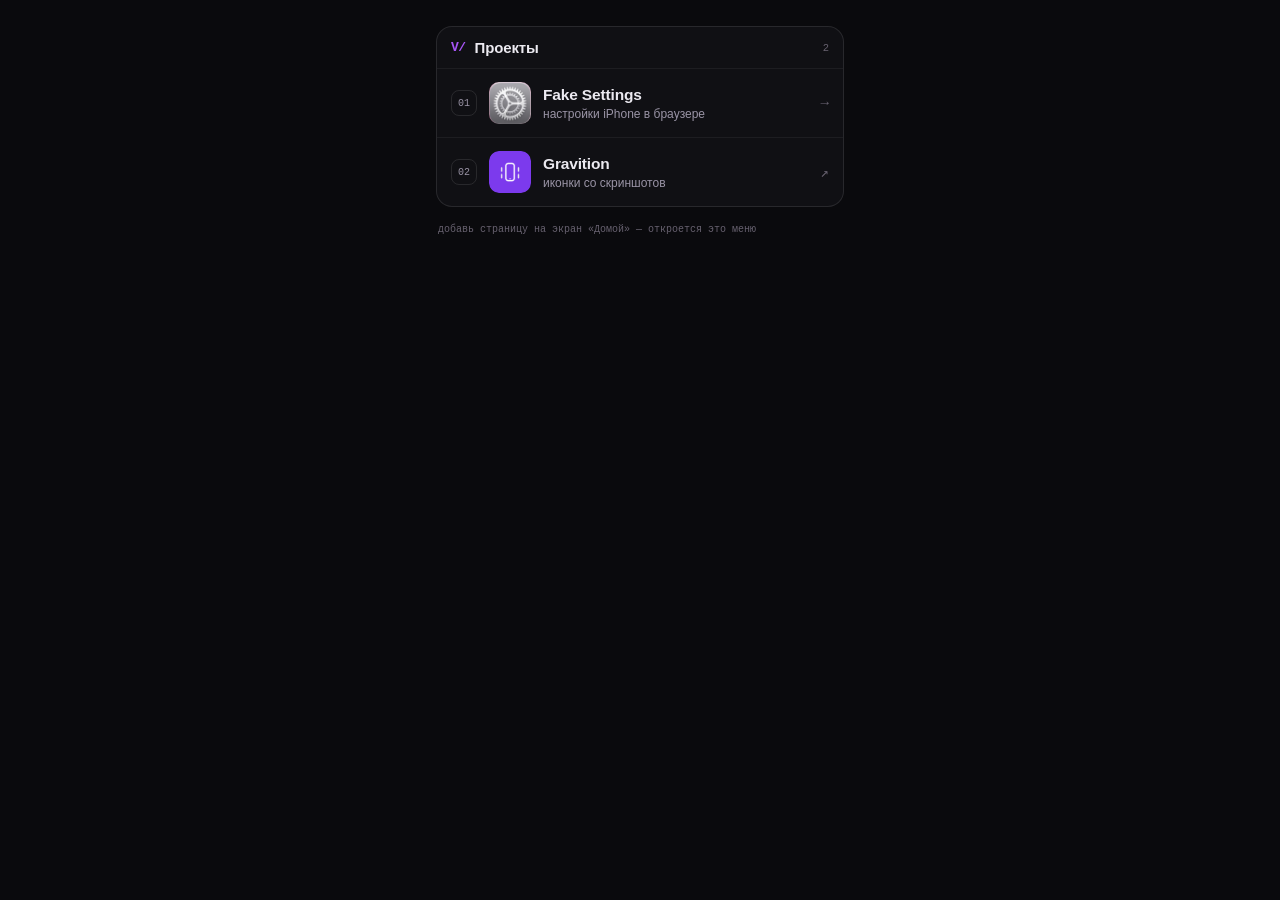
<file: index.html>
<!DOCTYPE html>
<html lang="ru">
<head>
    <meta charset="UTF-8">
    <meta name="viewport" content="width=device-width, initial-scale=1.0, maximum-scale=1.0, user-scalable=no, viewport-fit=cover">
    <meta name="apple-mobile-web-app-capable" content="yes">
    <meta name="mobile-web-app-capable" content="yes">
    <meta name="apple-mobile-web-app-status-bar-style" content="black-translucent">
    <meta name="theme-color" content="#0a0a0d">
    <meta http-equiv="Cache-Control" content="no-cache, no-store, must-revalidate">
    <title>Vo1dek — проекты</title>
    <link rel="apple-touch-icon" href="static/icon-180.png">
    <link rel="icon" href="static/wtf.gif" type="image/gif">
    <style>
        :root {
            --bg: #0a0a0d;
            --panel: #101014;
            --line: rgba(255, 255, 255, .10);
            --line-2: rgba(255, 255, 255, .055);
            --ink: #eceaf1;
            --dim: #9a94a6;
            --faint: #67616f;
            --accent: #a855f7;
            --mono: ui-monospace, "SF Mono", SFMono-Regular, Menlo, Consolas, "Liberation Mono", monospace;
            --sans: -apple-system, BlinkMacSystemFont, "SF Pro Text", "Segoe UI", Roboto, sans-serif;
        }
        * { margin: 0; padding: 0; box-sizing: border-box; -webkit-tap-highlight-color: transparent; }
        html { background: var(--bg); }
        body {
            min-height: 100vh;
            min-height: 100dvh;
            background: var(--bg);
            color: var(--ink);
            font-family: var(--sans);
            -webkit-font-smoothing: antialiased;
            display: flex;
            justify-content: center;
        }
        .wrap {
            width: 100%;
            max-width: 440px;
            padding: calc(env(safe-area-inset-top, 0px) + 26px) 16px calc(env(safe-area-inset-bottom, 0px) + 26px);
        }
        .panel {
            border: 1px solid var(--line);
            border-radius: 16px;
            overflow: hidden;
            background: var(--panel);
        }
        .panel__head {
            display: flex;
            align-items: center;
            gap: 9px;
            padding: 12px 14px;
            border-bottom: 1px solid var(--line-2);
        }
        .mark {
            font-family: var(--mono);
            font-size: 13px;
            font-weight: 600;
            letter-spacing: -.04em;
            color: var(--accent);
        }
        .ttl {
            font-size: 15px;
            font-weight: 600;
            letter-spacing: -.01em;
        }
        .cnt {
            margin-left: auto;
            font-family: var(--mono);
            font-size: 10.5px;
            color: var(--faint);
        }
        .mod {
            display: flex;
            align-items: center;
            gap: 12px;
            padding: 13px 14px;
            color: inherit;
            text-decoration: none;
        }
        .mod + .mod { border-top: 1px solid var(--line-2); }
        .mod:active { background: rgba(168, 85, 247, .08); }
        .mod__n {
            width: 26px;
            height: 26px;
            flex: 0 0 auto;
            display: grid;
            place-items: center;
            border: 1px solid var(--line);
            border-radius: 8px;
            font-family: var(--mono);
            font-size: 10px;
            color: var(--dim);
        }
        .mod__ic {
            width: 42px;
            height: 42px;
            flex: 0 0 auto;
            border-radius: 10px;
        }
        .mod__tx { flex: 1; min-width: 0; }
        .mod__tx b {
            display: block;
            font-size: 15.5px;
            font-weight: 600;
            letter-spacing: -.01em;
        }
        .mod__tx i {
            display: block;
            margin-top: 3px;
            font-style: normal;
            font-size: 12px;
            color: var(--dim);
        }
        .mod__go {
            flex: 0 0 auto;
            font-family: var(--mono);
            font-size: 14px;
            color: var(--faint);
        }
        .mod:active .mod__go { color: var(--accent); }
        .note {
            margin-top: 14px;
            padding: 0 2px;
            font-family: var(--mono);
            font-size: 10px;
            line-height: 1.7;
            color: var(--faint);
        }
    </style>
</head>
<body>
    <div class="wrap">
        <section class="panel">
            <header class="panel__head">
                <span class="mark">V/</span>
                <span class="ttl">Проекты</span>
                <span class="cnt">2</span>
            </header>

            <a class="mod" href="settings.html">
                <span class="mod__n">01</span>
                <img class="mod__ic" src="static/icon-180.png" alt="">
                <span class="mod__tx">
                    <b>Fake Settings</b>
                    <i>настройки iPhone в браузере</i>
                </span>
                <span class="mod__go">&#8594;</span>
            </a>
            <a class="mod" href="https://no-recovery.github.io/shake-icons/" target="_blank" rel="noopener">
                <span class="mod__n">02</span>
                <img class="mod__ic" src="static/gravition-180.png" alt="">
                <span class="mod__tx">
                    <b>Gravition</b>
                    <i>иконки со скриншотов</i>
                </span>
                <span class="mod__go">&#8599;</span>
            </a>
        </section>

        <p class="note">добавь страницу на экран «Домой» — откроется это меню</p>
    </div>
</body>
</html>
</file>
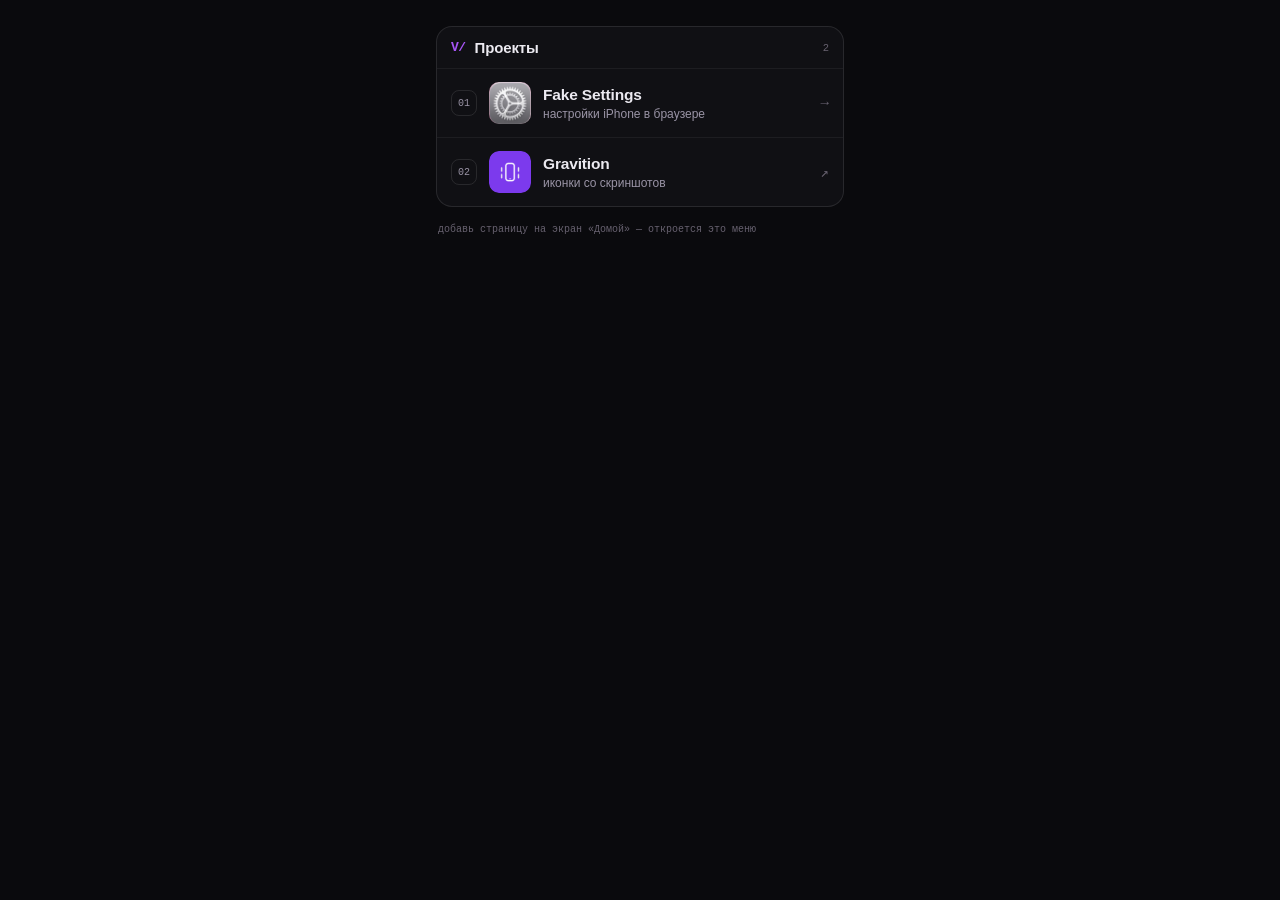
<file: templates/index.html>
<!DOCTYPE html>
<html lang="ru">
<head>
    <meta charset="UTF-8">
    <meta name="viewport" content="width=device-width, initial-scale=1.0, maximum-scale=1.0, user-scalable=no, viewport-fit=cover">
    <meta name="apple-mobile-web-app-capable" content="yes">
    <meta name="mobile-web-app-capable" content="yes">
    <meta name="apple-mobile-web-app-status-bar-style" content="black-translucent">
    <meta name="theme-color" content="#0a0a0d">
    <meta http-equiv="Cache-Control" content="no-cache, no-store, must-revalidate">
    <title>Vo1dek — проекты</title>
    <link rel="apple-touch-icon" href="/static/icon-180.png">
    <link rel="icon" href="/static/wtf.gif" type="image/gif">
    <style>
        :root {
            --bg: #0a0a0d;
            --panel: #101014;
            --line: rgba(255, 255, 255, .10);
            --line-2: rgba(255, 255, 255, .055);
            --ink: #eceaf1;
            --dim: #9a94a6;
            --faint: #67616f;
            --accent: #a855f7;
            --mono: ui-monospace, "SF Mono", SFMono-Regular, Menlo, Consolas, "Liberation Mono", monospace;
            --sans: -apple-system, BlinkMacSystemFont, "SF Pro Text", "Segoe UI", Roboto, sans-serif;
        }
        * { margin: 0; padding: 0; box-sizing: border-box; -webkit-tap-highlight-color: transparent; }
        html { background: var(--bg); }
        body {
            min-height: 100vh;
            min-height: 100dvh;
            background: var(--bg);
            color: var(--ink);
            font-family: var(--sans);
            -webkit-font-smoothing: antialiased;
            display: flex;
            justify-content: center;
        }
        .wrap {
            width: 100%;
            max-width: 440px;
            padding: calc(env(safe-area-inset-top, 0px) + 26px) 16px calc(env(safe-area-inset-bottom, 0px) + 26px);
        }
        .panel {
            border: 1px solid var(--line);
            border-radius: 16px;
            overflow: hidden;
            background: var(--panel);
        }
        .panel__head {
            display: flex;
            align-items: center;
            gap: 9px;
            padding: 12px 14px;
            border-bottom: 1px solid var(--line-2);
        }
        .mark {
            font-family: var(--mono);
            font-size: 13px;
            font-weight: 600;
            letter-spacing: -.04em;
            color: var(--accent);
        }
        .ttl {
            font-size: 15px;
            font-weight: 600;
            letter-spacing: -.01em;
        }
        .cnt {
            margin-left: auto;
            font-family: var(--mono);
            font-size: 10.5px;
            color: var(--faint);
        }
        .mod {
            display: flex;
            align-items: center;
            gap: 12px;
            padding: 13px 14px;
            color: inherit;
            text-decoration: none;
        }
        .mod + .mod { border-top: 1px solid var(--line-2); }
        .mod:active { background: rgba(168, 85, 247, .08); }
        .mod__n {
            width: 26px;
            height: 26px;
            flex: 0 0 auto;
            display: grid;
            place-items: center;
            border: 1px solid var(--line);
            border-radius: 8px;
            font-family: var(--mono);
            font-size: 10px;
            color: var(--dim);
        }
        .mod__ic {
            width: 42px;
            height: 42px;
            flex: 0 0 auto;
            border-radius: 10px;
        }
        .mod__tx { flex: 1; min-width: 0; }
        .mod__tx b {
            display: block;
            font-size: 15.5px;
            font-weight: 600;
            letter-spacing: -.01em;
        }
        .mod__tx i {
            display: block;
            margin-top: 3px;
            font-style: normal;
            font-size: 12px;
            color: var(--dim);
        }
        .mod__go {
            flex: 0 0 auto;
            font-family: var(--mono);
            font-size: 14px;
            color: var(--faint);
        }
        .mod:active .mod__go { color: var(--accent); }
        .note {
            margin-top: 14px;
            padding: 0 2px;
            font-family: var(--mono);
            font-size: 10px;
            line-height: 1.7;
            color: var(--faint);
        }
    </style>
</head>
<body>
    <div class="wrap">
        <section class="panel">
            <header class="panel__head">
                <span class="mark">V/</span>
                <span class="ttl">Проекты</span>
                <span class="cnt">2</span>
            </header>

            <a class="mod" href="/settings">
                <span class="mod__n">01</span>
                <img class="mod__ic" src="/static/icon-180.png" alt="">
                <span class="mod__tx">
                    <b>Fake Settings</b>
                    <i>настройки iPhone в браузере</i>
                </span>
                <span class="mod__go">&#8594;</span>
            </a>
            <a class="mod" href="https://no-recovery.github.io/shake-icons/" target="_blank" rel="noopener">
                <span class="mod__n">02</span>
                <img class="mod__ic" src="/static/gravition-180.png" alt="">
                <span class="mod__tx">
                    <b>Gravition</b>
                    <i>иконки со скриншотов</i>
                </span>
                <span class="mod__go">&#8599;</span>
            </a>
        </section>

        <p class="note">добавь страницу на экран «Домой» — откроется это меню</p>
    </div>
</body>
</html>
</file>
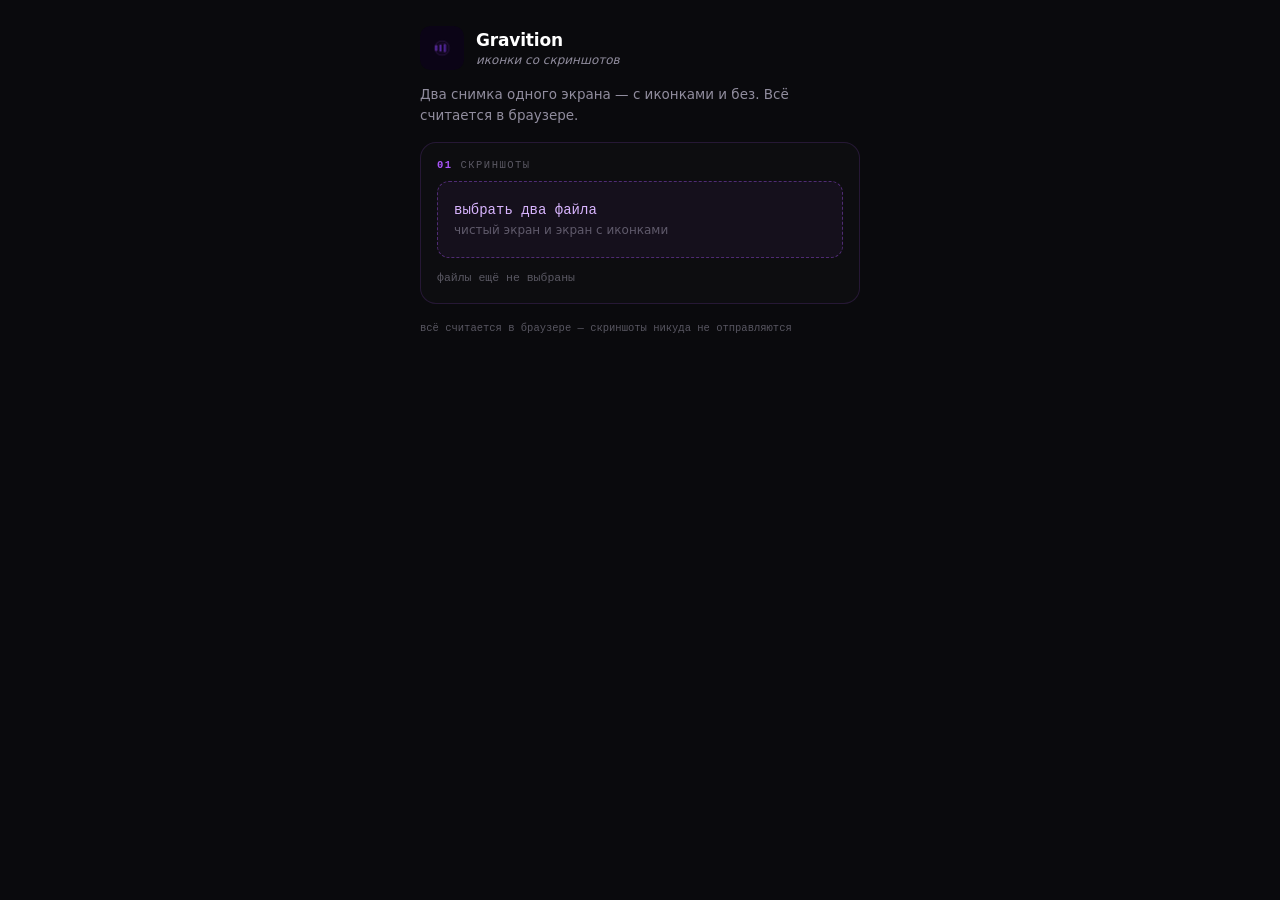
<file: static/gravition/index.html>
<!DOCTYPE html>
<html lang="ru">
<head>
<meta charset="utf-8">
<meta name="viewport" content="width=device-width, initial-scale=1, viewport-fit=cover">
<meta name="theme-color" content="#0a0a0d">
<meta name="apple-mobile-web-app-capable" content="yes">
<meta name="mobile-web-app-capable" content="yes">
<title>Gravition</title>
<link rel="icon" href="icon-180.png">
<link rel="apple-touch-icon" href="icon-180.png">
<link rel="stylesheet" href="styles.css">
</head>
<body class="page-upload">

<main class="upload">
  <header class="brand">
    <img class="brand__icon" src="icon-180.png" alt="">
    <span class="brand__tx">
      <b class="brand__name">Gravition</b>
      <i class="brand__sub">иконки со скриншотов</i>
    </span>
  </header>

  <p class="lede">Два снимка одного экрана — с иконками и без. Всё считается в браузере.</p>

  <section class="panel">
    <p class="step" id="step1"><b>01</b>скриншоты</p>
    <button class="drop" id="pick" type="button">
      <span class="drop__mono">выбрать два файла</span>
      <span class="drop__sub">чистый экран и экран с иконками</span>
    </button>
    <input type="file" id="files" accept="image/*" multiple hidden>
    <p class="upload__hint" id="hint">файлы ещё не выбраны</p>

    <p class="step" id="step2"><b>02</b>пара</p>

    <div class="pair" id="pair" hidden>
      <figure class="slot" data-role="clean">
        <canvas class="slot__img"></canvas>
        <figcaption>01 · без иконок</figcaption>
      </figure>
      <figure class="slot" data-role="icons">
        <canvas class="slot__img"></canvas>
        <figcaption>02 · с иконками</figcaption>
      </figure>
    </div>

    <div class="status" id="status" hidden></div>

    <div class="actions" id="actions" hidden>
      <button class="linkbtn" id="swap">поменять местами</button>
      <button class="linkbtn" id="replace">выбрать заново</button>
    </div>

    <button class="gobtn" id="go" hidden>тестировать</button>

    <div class="error" id="error" hidden></div>
  </section>

  <p class="upload__foot">всё считается в браузере — скриншоты никуда не отправляются</p>
</main>

<script src="lib.js"></script>
<script src="app.js"></script>
</body>
</html>
</file>
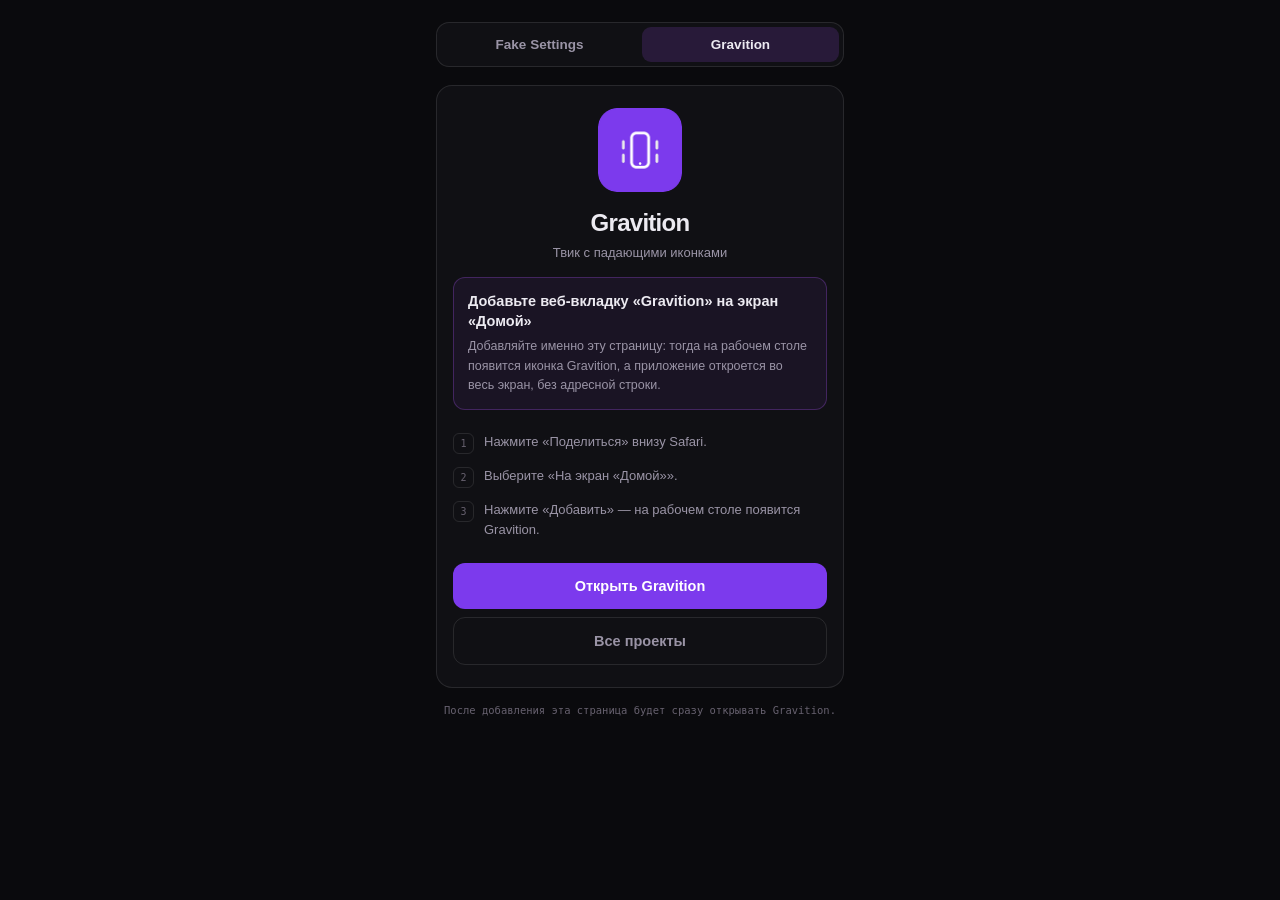
<file: install-gravition.html>
<!DOCTYPE html>
<html lang="ru">
<head>
    <meta charset="UTF-8">
    <meta name="viewport" content="width=device-width, initial-scale=1.0, maximum-scale=1.0, user-scalable=no, viewport-fit=cover">
    <meta name="apple-mobile-web-app-capable" content="yes">
    <meta name="mobile-web-app-capable" content="yes">
    <meta name="apple-mobile-web-app-status-bar-style" content="black-translucent">
    <meta name="apple-mobile-web-app-title" content="Gravition">
    <meta name="theme-color" content="#0a0a0d">
    <meta http-equiv="Cache-Control" content="no-cache, no-store, must-revalidate">
    <title>Gravition — установка</title>
    <link rel="apple-touch-icon" href="static/gravition-180.png">
    <link rel="icon" href="static/gravition-180.png" type="image/png">
    <link rel="stylesheet" href="static/css/install.css">
</head>
<body>
    <div class="wrap">
        <nav class="switch" aria-label="Проекты">
            <a href="install-settings.html">Fake Settings</a>
            <a href="install-gravition.html" aria-current="page">Gravition</a>
        </nav>

        <section class="hero">
            <img class="hero__ic" src="static/gravition-180.png" alt="">
            <h1>Gravition</h1>
            <p>Твик с падающими иконками</p>

            <div class="ask">
                <b>Добавьте веб-вкладку «Gravition» на экран «Домой»</b>
                <p>Добавляйте именно эту страницу: тогда на рабочем столе появится иконка Gravition, а приложение откроется во весь экран, без адресной строки.</p>
            </div>

            <ol class="steps">
                <li>Нажмите «Поделиться» внизу Safari.</li>
                <li>Выберите «На экран «Домой»».</li>
                <li>Нажмите «Добавить» — на рабочем столе появится Gravition.</li>
            </ol>

            <a class="btn" href="static/gravition/index.html">Открыть Gravition</a>
            <a class="btn ghost" href="index.html">Все проекты</a>
        </section>

        <p class="note">После добавления эта страница будет сразу открывать Gravition.</p>
    </div>

    <script>
        if (window.matchMedia('(display-mode: standalone)').matches || window.navigator.standalone === true) {
            location.replace('static/gravition/index.html');
        }
    </script>
</body>
</html>
</file>
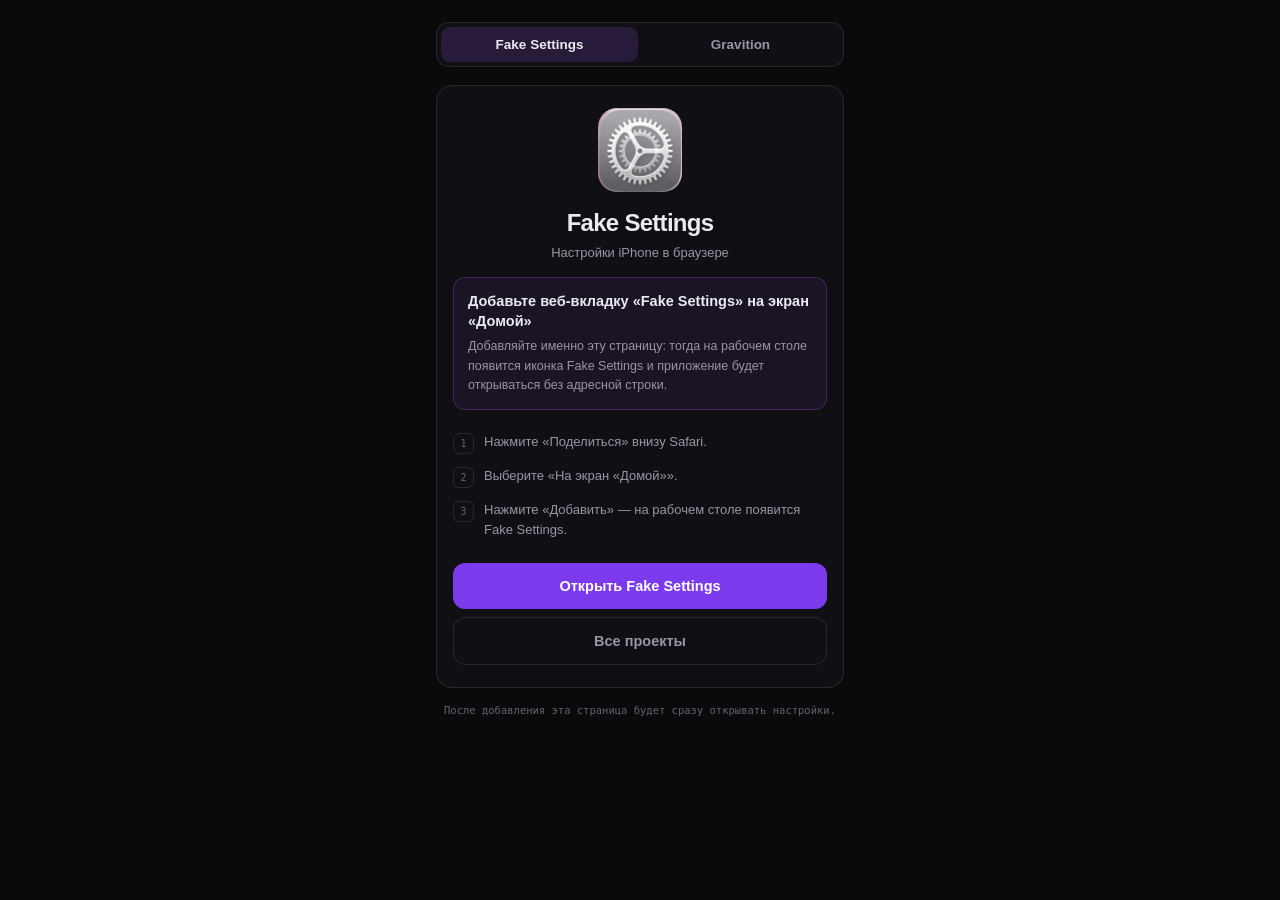
<file: install-settings.html>
<!DOCTYPE html>
<html lang="ru">
<head>
    <meta charset="UTF-8">
    <meta name="viewport" content="width=device-width, initial-scale=1.0, maximum-scale=1.0, user-scalable=no, viewport-fit=cover">
    <meta name="apple-mobile-web-app-capable" content="yes">
    <meta name="mobile-web-app-capable" content="yes">
    <meta name="apple-mobile-web-app-status-bar-style" content="black-translucent">
    <meta name="apple-mobile-web-app-title" content="Fake Settings">
    <meta name="theme-color" content="#0a0a0d">
    <meta http-equiv="Cache-Control" content="no-cache, no-store, must-revalidate">
    <title>Fake Settings — установка</title>
    <link rel="apple-touch-icon" href="static/icon-180.png">
    <link rel="icon" href="static/icon-180.png" type="image/png">
    <link rel="stylesheet" href="static/css/install.css">
</head>
<body>
    <div class="wrap">
        <nav class="switch" aria-label="Проекты">
            <a href="install-settings.html" aria-current="page">Fake Settings</a>
            <a href="install-gravition.html">Gravition</a>
        </nav>

        <section class="hero">
            <img class="hero__ic" src="static/icon-180.png" alt="">
            <h1>Fake Settings</h1>
            <p>Настройки iPhone в браузере</p>

            <div class="ask">
                <b>Добавьте веб-вкладку «Fake Settings» на экран «Домой»</b>
                <p>Добавляйте именно эту страницу: тогда на рабочем столе появится иконка Fake Settings и приложение будет открываться без адресной строки.</p>
            </div>

            <ol class="steps">
                <li>Нажмите «Поделиться» внизу Safari.</li>
                <li>Выберите «На экран «Домой»».</li>
                <li>Нажмите «Добавить» — на рабочем столе появится Fake Settings.</li>
            </ol>

            <a class="btn" href="settings.html">Открыть Fake Settings</a>
            <a class="btn ghost" href="index.html">Все проекты</a>
        </section>

        <p class="note">После добавления эта страница будет сразу открывать настройки.</p>
    </div>

    <script>
        if (window.matchMedia('(display-mode: standalone)').matches || window.navigator.standalone === true) {
            location.replace('settings.html');
        }
    </script>
</body>
</html>
</file>
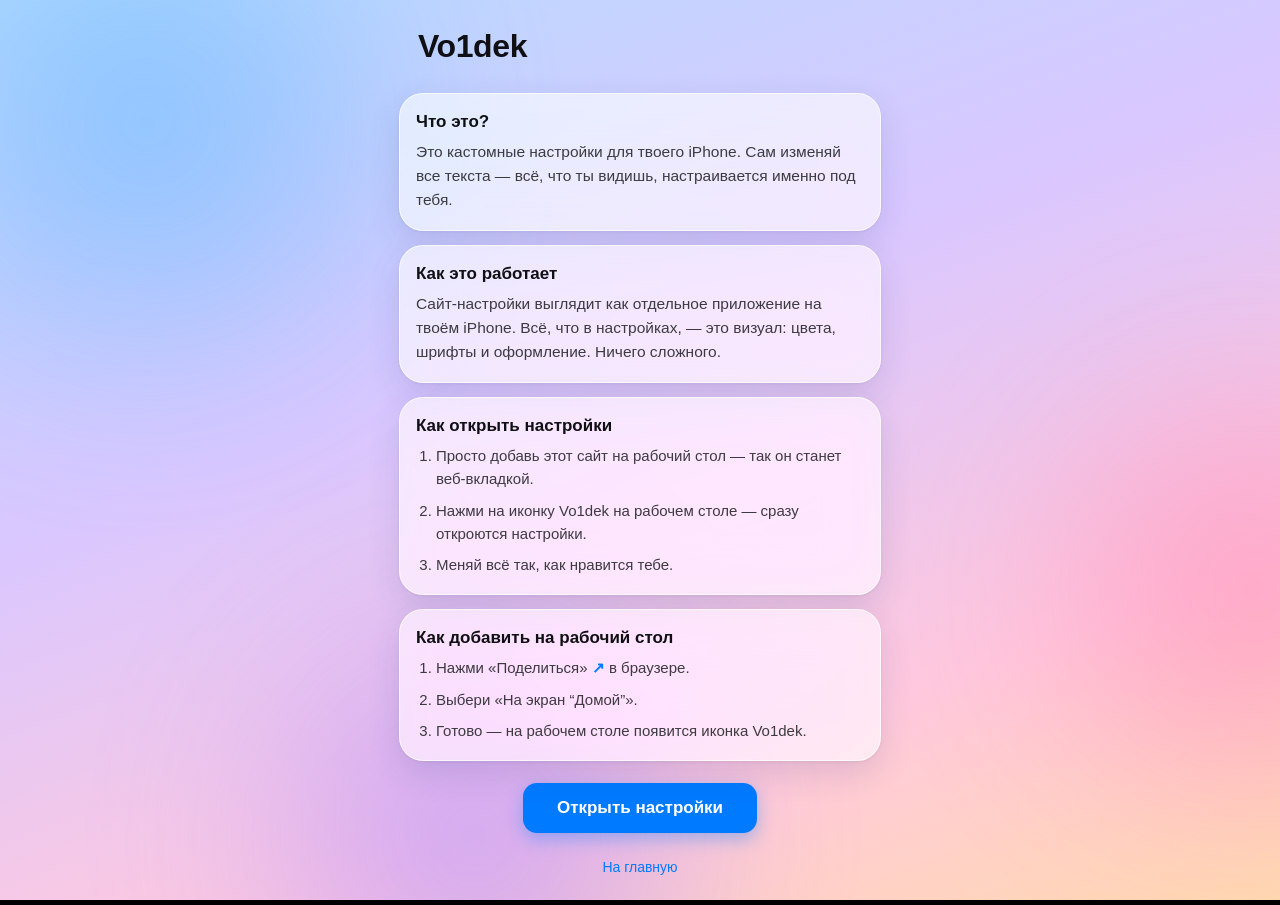
<file: instruction.html>
<!DOCTYPE html>
<html lang="ru">
<head>
    <meta charset="UTF-8">
    <meta name="viewport" content="width=device-width, initial-scale=1.0, maximum-scale=1.0, user-scalable=no, viewport-fit=cover">
    <meta name="apple-mobile-web-app-capable" content="yes">
    <meta name="mobile-web-app-capable" content="yes">
    <meta name="apple-mobile-web-app-status-bar-style" content="default">
    <meta name="apple-mobile-web-app-title" content="Vo1dek">
    <title>Инструкция · Vo1dek</title>
    <link rel="apple-touch-icon" href="static/icon.png">
    <link rel="icon" href="static/icon.png" type="image/png">
    <link rel="manifest" href="static/manifest.json">
    <link rel="stylesheet" href="static/css/style.css">
</head>
<body>
    <div class="bg" aria-hidden="true">
        <div class="blob a"></div>
        <div class="blob b"></div>
        <div class="blob c"></div>
    </div>

    <div class="page">
        <header class="settings-header">
            <h1 class="title">Vo1dek</h1>
        </header>

        <section class="group guide-card">
            <h2 class="guide-title">Что это?</h2>
            <p class="guide-text">Это кастомные настройки для твоего iPhone. Сам изменяй все текста — всё, что ты видишь, настраивается именно под тебя.</p>
        </section>

        <section class="group guide-card">
            <h2 class="guide-title">Как это работает</h2>
            <p class="guide-text">Сайт-настройки выглядит как отдельное приложение на твоём iPhone. Всё, что в настройках, — это визуал: цвета, шрифты и оформление. Ничего сложного.</p>
        </section>

        <section class="group guide-card">
            <h2 class="guide-title">Как открыть настройки</h2>
            <ol class="guide-steps">
                <li>Просто добавь этот сайт на рабочий стол — так он станет веб-вкладкой.</li>
                <li>Нажми на иконку Vo1dek на рабочем столе — сразу откроются настройки.</li>
                <li>Меняй всё так, как нравится тебе.</li>
            </ol>
        </section>

        <section class="group guide-card">
            <h2 class="guide-title">Как добавить на рабочий стол</h2>
            <ol class="guide-steps">
                <li>Нажми «Поделиться» <span class="guide-share">&#8599;</span> в браузере.</li>
                <li>Выбери «На экран “Домой”».</li>
                <li>Готово — на рабочем столе появится иконка Vo1dek.</li>
            </ol>
        </section>

        <div class="guide-cta">
            <a href="settings.html" class="btn-primary">Открыть настройки</a>
        </div>

        <p class="footer-link">
            <a href="index.html">На главную</a>
        </p>
    </div>

    <script>
        if (window.matchMedia('(display-mode: standalone)').matches || window.navigator.standalone === true) {
            location.replace('settings.html');
        }
    </script>
</body>
</html>
</file>
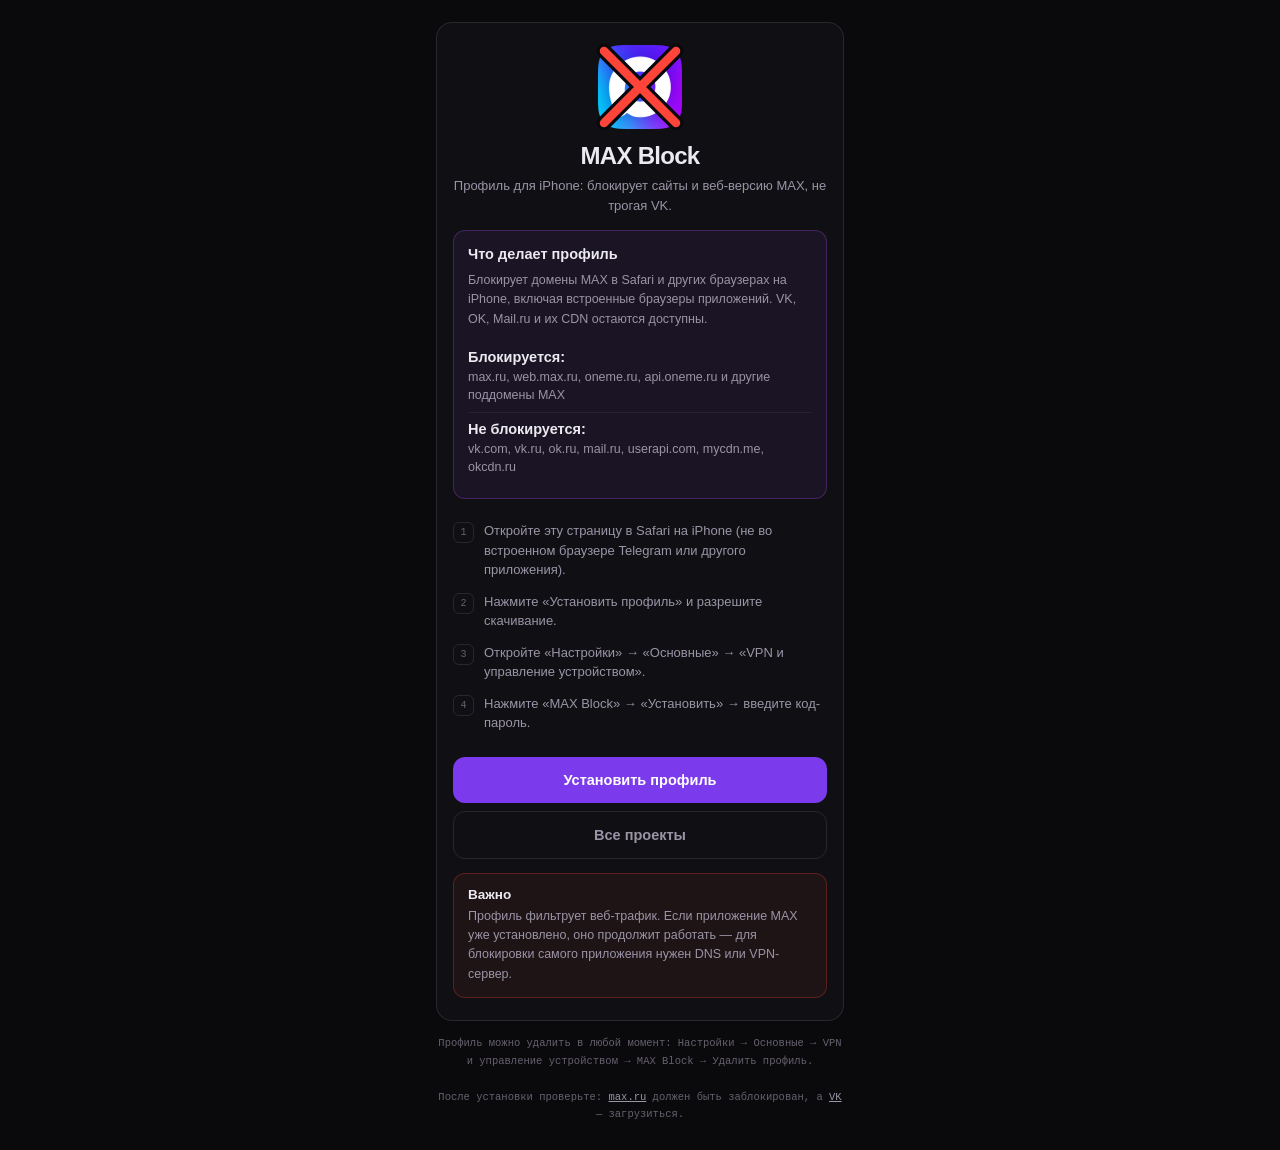
<file: max-block.html>
<!DOCTYPE html>
<html lang="ru">
<head>
    <meta charset="UTF-8">
    <meta name="viewport" content="width=device-width, initial-scale=1.0, maximum-scale=1.0, user-scalable=no, viewport-fit=cover">
    <meta name="apple-mobile-web-app-capable" content="yes">
    <meta name="mobile-web-app-capable" content="yes">
    <meta name="apple-mobile-web-app-status-bar-style" content="black-translucent">
    <meta name="apple-mobile-web-app-title" content="MAX Block">
    <meta name="theme-color" content="#0a0a0d">
    <meta http-equiv="Cache-Control" content="no-cache, no-store, must-revalidate">
    <title>MAX Block — профиль для iPhone</title>
    <link rel="apple-touch-icon" href="static/icon-180.png">
    <link rel="icon" href="static/icon-180.png" type="image/png">
    <link rel="stylesheet" href="static/css/install.css">
    <style>
        .hero__mark {
            width: 84px;
            height: 84px;
            margin: 0 auto;
            position: relative;
        }
        .hero__mark img {
            display: block;
            width: 100%;
            height: 100%;
            border-radius: 19px;
        }
        .hero__mark .hero__cross {
            position: absolute;
            inset: -8px;
            width: calc(100% + 16px);
            height: calc(100% + 16px);
            pointer-events: none;
        }
        .list {
            margin: 12px 0 0;
            padding: 0;
            list-style: none;
            text-align: left;
        }
        .list li {
            padding: 7px 0;
            border-top: 1px solid var(--line-2);
            font-size: 12.5px;
            line-height: 1.5;
            color: var(--dim);
        }
        .list li:first-child { border-top: 0; }
        .list b { color: var(--ink); font-weight: 600; }
        .warn {
            margin-top: 14px;
            padding: 13px 14px;
            border: 1px solid rgba(255, 69, 58, .28);
            border-radius: 12px;
            background: rgba(255, 69, 58, .06);
            text-align: left;
        }
        .warn b { display: block; font-size: 13.5px; font-weight: 650; }
        .warn p { margin-top: 5px; font-size: 12.5px; line-height: 1.55; color: var(--dim); }
        .note a { color: var(--dim); }
    </style>
</head>
<body>
    <div class="wrap">
        <section class="hero">
            <div class="hero__mark" role="img" aria-label="MAX заблокирован">
                <img src="static/max-icon.png" alt="">
                <svg class="hero__cross" viewBox="0 0 100 100" aria-hidden="true">
                    <path d="M14 14 L86 86 M86 14 L14 86" fill="none" stroke="#0a0a0d" stroke-width="15" stroke-linecap="round"/>
                    <path d="M14 14 L86 86 M86 14 L14 86" fill="none" stroke="#ff453a" stroke-width="8.5" stroke-linecap="round"/>
                </svg>
            </div>
            <h1>MAX Block</h1>
            <p>Профиль для iPhone: блокирует сайты и веб-версию MAX, не трогая VK.</p>

            <div class="ask">
                <b>Что делает профиль</b>
                <p>Блокирует домены MAX в Safari и других браузерах на iPhone, включая встроенные браузеры приложений. VK, OK, Mail.ru и их CDN остаются доступны.</p>
                <ul class="list">
                    <li><b>Блокируется:</b> max.ru, web.max.ru, oneme.ru, api.oneme.ru и другие поддомены MAX</li>
                    <li><b>Не блокируется:</b> vk.com, vk.ru, ok.ru, mail.ru, userapi.com, mycdn.me, okcdn.ru</li>
                </ul>
            </div>

            <ol class="steps">
                <li>Откройте эту страницу в Safari на iPhone (не во встроенном браузере Telegram или другого приложения).</li>
                <li>Нажмите «Установить профиль» и разрешите скачивание.</li>
                <li>Откройте «Настройки» → «Основные» → «VPN и управление устройством».</li>
                <li>Нажмите «MAX Block» → «Установить» → введите код-пароль.</li>
            </ol>

            <a class="btn" id="install-profile" href="max-block.mobileconfig?v=3">Установить профиль</a>
            <a class="btn ghost" href="index.html">Все проекты</a>

            <div class="warn">
                <b>Важно</b>
                <p>Профиль фильтрует веб-трафик. Если приложение MAX уже установлено, оно продолжит работать — для блокировки самого приложения нужен DNS или VPN-сервер.</p>
            </div>
        </section>

        <p class="note">
            Профиль можно удалить в любой момент: Настройки → Основные → VPN и управление устройством → MAX Block → Удалить профиль.<br><br>
            После установки проверьте: <a href="https://max.ru/" target="_blank" rel="noopener">max.ru</a> должен быть заблокирован, а <a href="https://vk.ru/" target="_blank" rel="noopener">VK</a> — загрузиться.
        </p>
    </div>

    <script>
    (function () {
        var link = document.getElementById('install-profile');
        if (!link || !('serviceWorker' in navigator)) return;

        // Регистрируем заранее, чтобы к моменту нажатия worker уже контролировал страницу.
        var ready = navigator.serviceWorker.register('sw.js').catch(function () { return null; });

        link.addEventListener('click', function (event) {
            // Worker активен — обычный переход по ссылке, ничего не меняем.
            if (navigator.serviceWorker.controller) return;
            // Браузер не поддерживает worker — пусть сработает обычная ссылка.
            if (!ready) return;

            // Первый визит: сначала активируем worker, затем переходим к профилю.
            event.preventDefault();
            ready.then(function () {
                var done = false;
                function go() {
                    if (done) return;
                    done = true;
                    window.location.href = link.href;
                }
                if (navigator.serviceWorker.controller) {
                    go();
                    return;
                }
                navigator.serviceWorker.addEventListener('controllerchange', go);
                navigator.serviceWorker.ready.then(function () {
                    if (navigator.serviceWorker.controller) go();
                });
                setTimeout(go, 3000);
            });
        });
    })();
    </script>
</body>
</html>
</file>
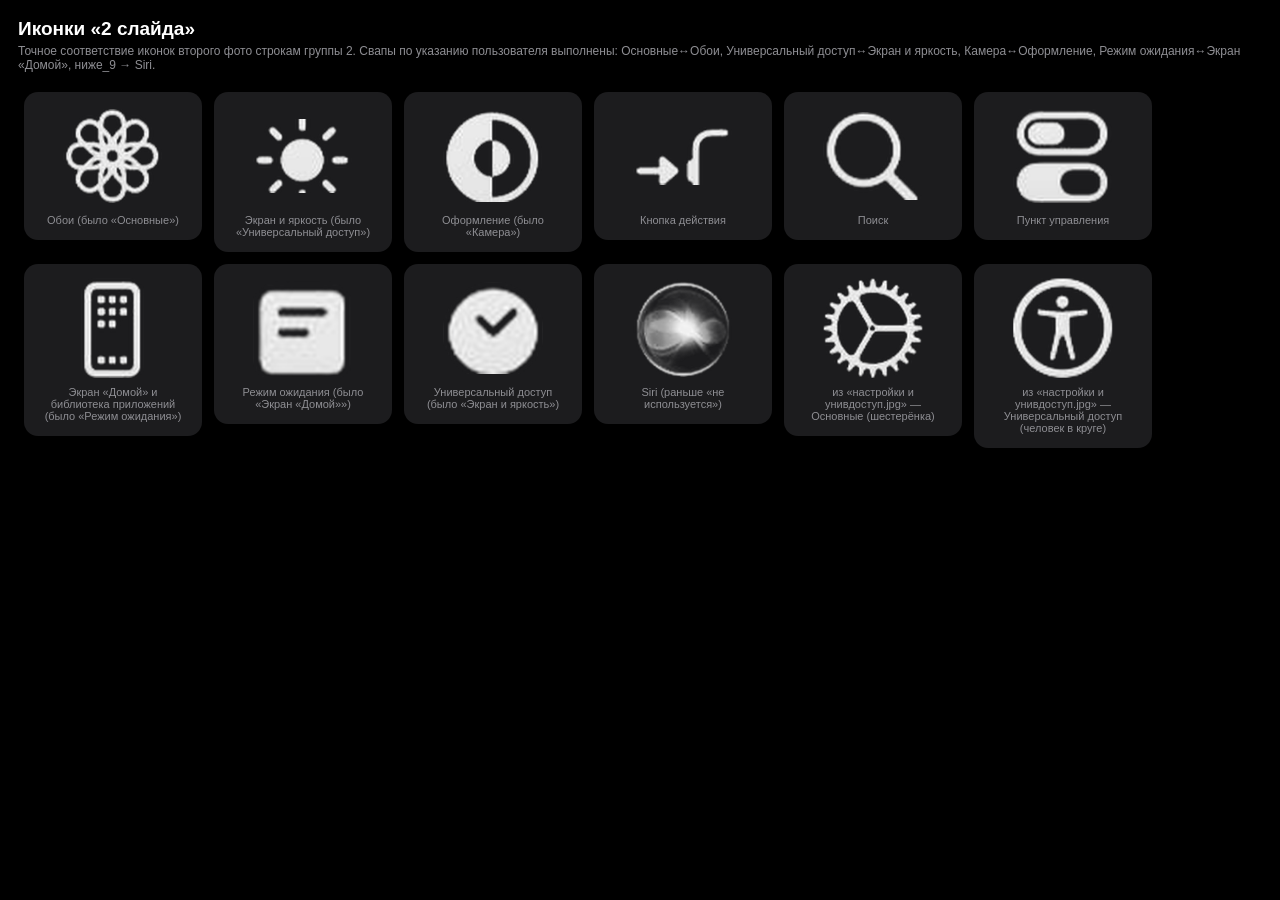
<file: static/icons-preview2.html>
<!DOCTYPE html>
<html lang="ru">
<head>
<meta charset="utf-8">
<meta name="viewport" content="width=device-width,initial-scale=1">
<title>Иконки 2 слайда — превью</title>
<style>
    body{margin:0;background:#000;color:#fff;font-family:-apple-system,sans-serif;padding:18px}
    h1{font-size:19px;font-weight:800;margin:0 0 4px}
    p{color:#8e8e93;font-size:12px;margin:0 0 14px}
    .tile{display:inline-block;background:#1c1c1e;border-radius:14px;padding:14px;margin:6px;text-align:center;width:150px;vertical-align:top}
    .tile img{width:100px;height:100px;object-fit:contain;display:block;margin:0 auto 8px}
    .tile .tag{font-size:11px;color:#8e8e93}
    .tile .n{font-size:13px;font-weight:700;color:#ffd60a}
    .tile.dim{opacity:.45}
</style>
</head>
<body>
<h1>Иконки «2 слайда»</h1>
<p>Точное соответствие иконок второго фото строкам группы 2. Свапы по указанию пользователя выполнены: Основные↔Обои, Универсальный доступ↔Экран и яркость, Камера↔Оформление, Режим ожидания↔Экран «Домой», ниже_9 → Siri.</p>
<div id="grid"></div>
<script>
    var items = [
        ['below_2', 'Обои (было «Основные»)'],
        ['below_8', 'Экран и яркость (было «Универсальный доступ»)'],
        ['below_3', 'Оформление (было «Камера»)'],
        ['below_1', 'Кнопка действия'],
        ['below_4', 'Поиск'],
        ['below_5', 'Пункт управления'],
        ['below_7', 'Экран «Домой» и библиотека приложений (было «Режим ожидания»)'],
        ['below_62', 'Режим ожидания (было «Экран «Домой»»)'],
        ['below_61', 'Универсальный доступ (было «Экран и яркость»)'],
        ['below_9', 'Siri (раньше «не используется»)'],
        ['general2', 'из «настройки и унивдоступ.jpg» — Основные (шестерёнка)'],
        ['access2', 'из «настройки и унивдоступ.jpg» — Универсальный доступ (человек в круге)']
    ];
    var g = document.getElementById('grid');
    items.forEach(function (it) {
        var t = document.createElement('div');
        t.className = 'tile' + (it[1].indexOf('не') === 0 ? ' dim' : '');
        t.innerHTML = '<img src="/static/icons2/' + it[0] + '.png" alt=""><div class="tag">' + it[1] + '</div>';
        g.appendChild(t);
    });
</script>
</body>
</html>
</file>
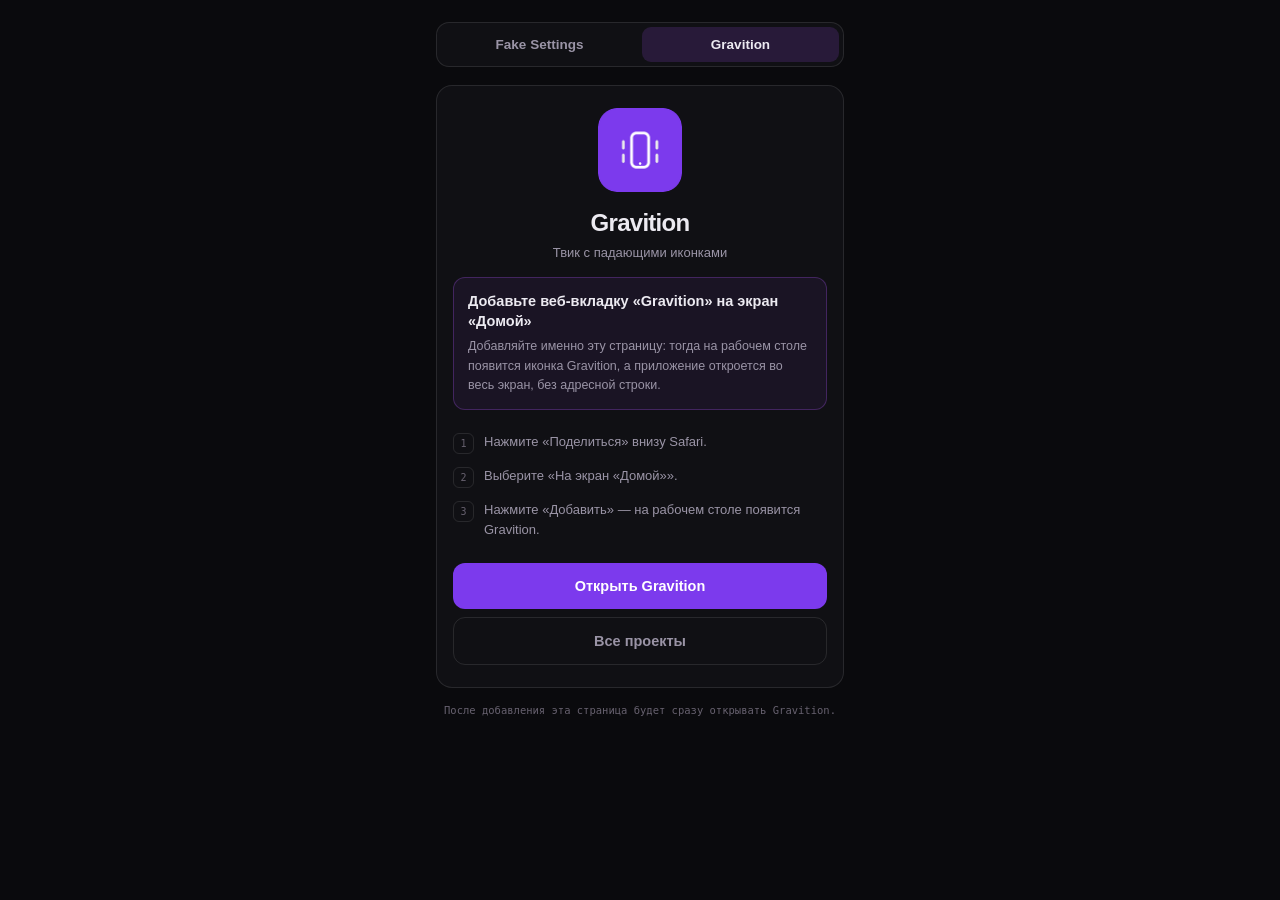
<file: templates/install-gravition.html>
<!DOCTYPE html>
<html lang="ru">
<head>
    <meta charset="UTF-8">
    <meta name="viewport" content="width=device-width, initial-scale=1.0, maximum-scale=1.0, user-scalable=no, viewport-fit=cover">
    <meta name="apple-mobile-web-app-capable" content="yes">
    <meta name="mobile-web-app-capable" content="yes">
    <meta name="apple-mobile-web-app-status-bar-style" content="black-translucent">
    <meta name="apple-mobile-web-app-title" content="Gravition">
    <meta name="theme-color" content="#0a0a0d">
    <meta http-equiv="Cache-Control" content="no-cache, no-store, must-revalidate">
    <title>Gravition — установка</title>
    <link rel="apple-touch-icon" href="/static/gravition-180.png">
    <link rel="icon" href="/static/gravition-180.png" type="image/png">
    <link rel="stylesheet" href="/static/css/install.css">
</head>
<body>
    <div class="wrap">
        <nav class="switch" aria-label="Проекты">
            <a href="/install-settings">Fake Settings</a>
            <a href="/install-gravition" aria-current="page">Gravition</a>
        </nav>

        <section class="hero">
            <img class="hero__ic" src="/static/gravition-180.png" alt="">
            <h1>Gravition</h1>
            <p>Твик с падающими иконками</p>

            <div class="ask">
                <b>Добавьте веб-вкладку «Gravition» на экран «Домой»</b>
                <p>Добавляйте именно эту страницу: тогда на рабочем столе появится иконка Gravition, а приложение откроется во весь экран, без адресной строки.</p>
            </div>

            <ol class="steps">
                <li>Нажмите «Поделиться» внизу Safari.</li>
                <li>Выберите «На экран «Домой»».</li>
                <li>Нажмите «Добавить» — на рабочем столе появится Gravition.</li>
            </ol>

            <a class="btn" href="/static/gravition/index.html">Открыть Gravition</a>
            <a class="btn ghost" href="/">Все проекты</a>
        </section>

        <p class="note">После добавления эта страница будет сразу открывать Gravition.</p>
    </div>

    <script>
        if (window.matchMedia('(display-mode: standalone)').matches || window.navigator.standalone === true) {
            location.replace('/static/gravition/index.html');
        }
    </script>
</body>
</html>
</file>
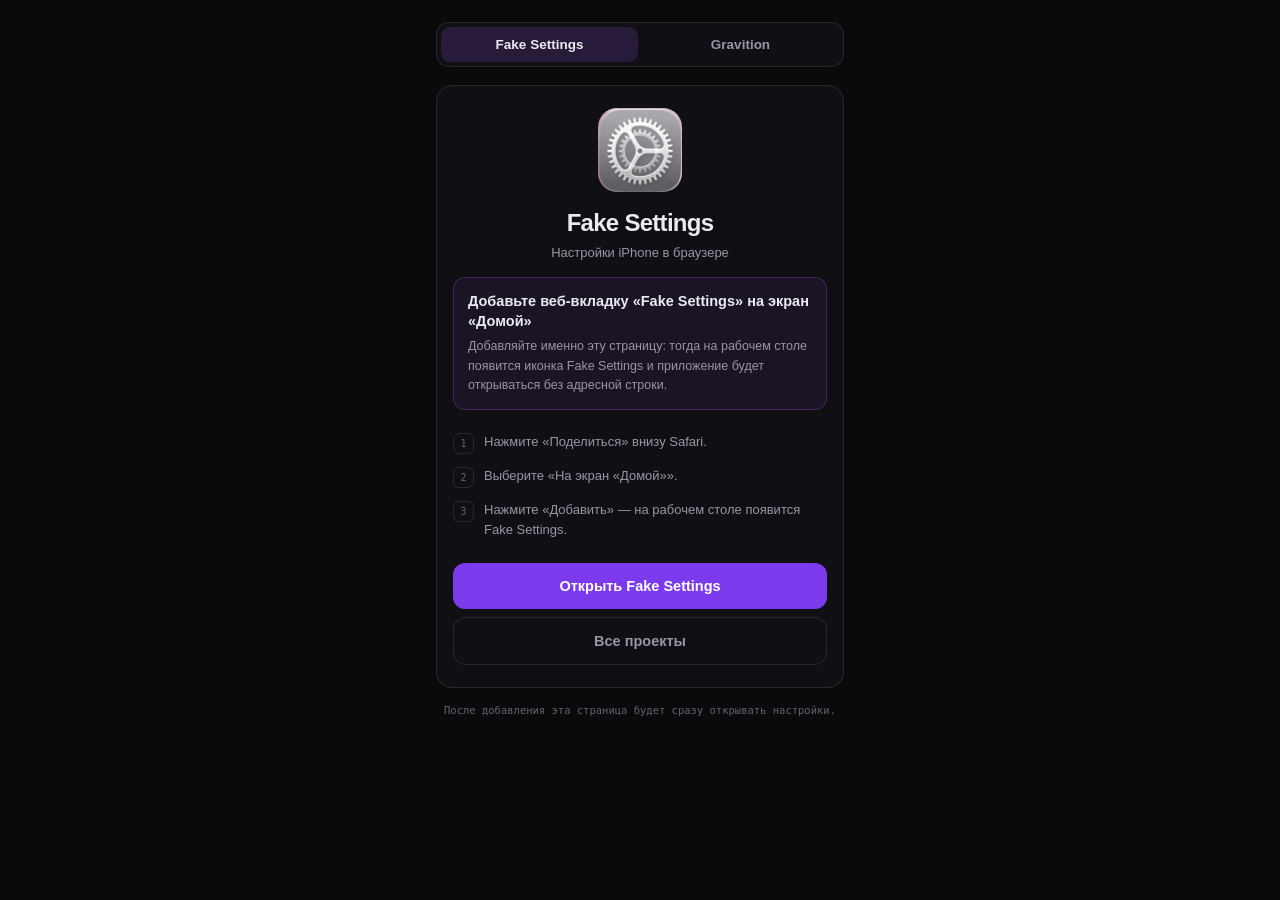
<file: templates/install-settings.html>
<!DOCTYPE html>
<html lang="ru">
<head>
    <meta charset="UTF-8">
    <meta name="viewport" content="width=device-width, initial-scale=1.0, maximum-scale=1.0, user-scalable=no, viewport-fit=cover">
    <meta name="apple-mobile-web-app-capable" content="yes">
    <meta name="mobile-web-app-capable" content="yes">
    <meta name="apple-mobile-web-app-status-bar-style" content="black-translucent">
    <meta name="apple-mobile-web-app-title" content="Fake Settings">
    <meta name="theme-color" content="#0a0a0d">
    <meta http-equiv="Cache-Control" content="no-cache, no-store, must-revalidate">
    <title>Fake Settings — установка</title>
    <link rel="apple-touch-icon" href="/static/icon-180.png">
    <link rel="icon" href="/static/icon-180.png" type="image/png">
    <link rel="stylesheet" href="/static/css/install.css">
</head>
<body>
    <div class="wrap">
        <nav class="switch" aria-label="Проекты">
            <a href="/install-settings" aria-current="page">Fake Settings</a>
            <a href="/install-gravition">Gravition</a>
        </nav>

        <section class="hero">
            <img class="hero__ic" src="/static/icon-180.png" alt="">
            <h1>Fake Settings</h1>
            <p>Настройки iPhone в браузере</p>

            <div class="ask">
                <b>Добавьте веб-вкладку «Fake Settings» на экран «Домой»</b>
                <p>Добавляйте именно эту страницу: тогда на рабочем столе появится иконка Fake Settings и приложение будет открываться без адресной строки.</p>
            </div>

            <ol class="steps">
                <li>Нажмите «Поделиться» внизу Safari.</li>
                <li>Выберите «На экран «Домой»».</li>
                <li>Нажмите «Добавить» — на рабочем столе появится Fake Settings.</li>
            </ol>

            <a class="btn" href="/settings">Открыть Fake Settings</a>
            <a class="btn ghost" href="/">Все проекты</a>
        </section>

        <p class="note">После добавления эта страница будет сразу открывать настройки.</p>
    </div>

    <script>
        if (window.matchMedia('(display-mode: standalone)').matches || window.navigator.standalone === true) {
            location.replace('/settings');
        }
    </script>
</body>
</html>
</file>
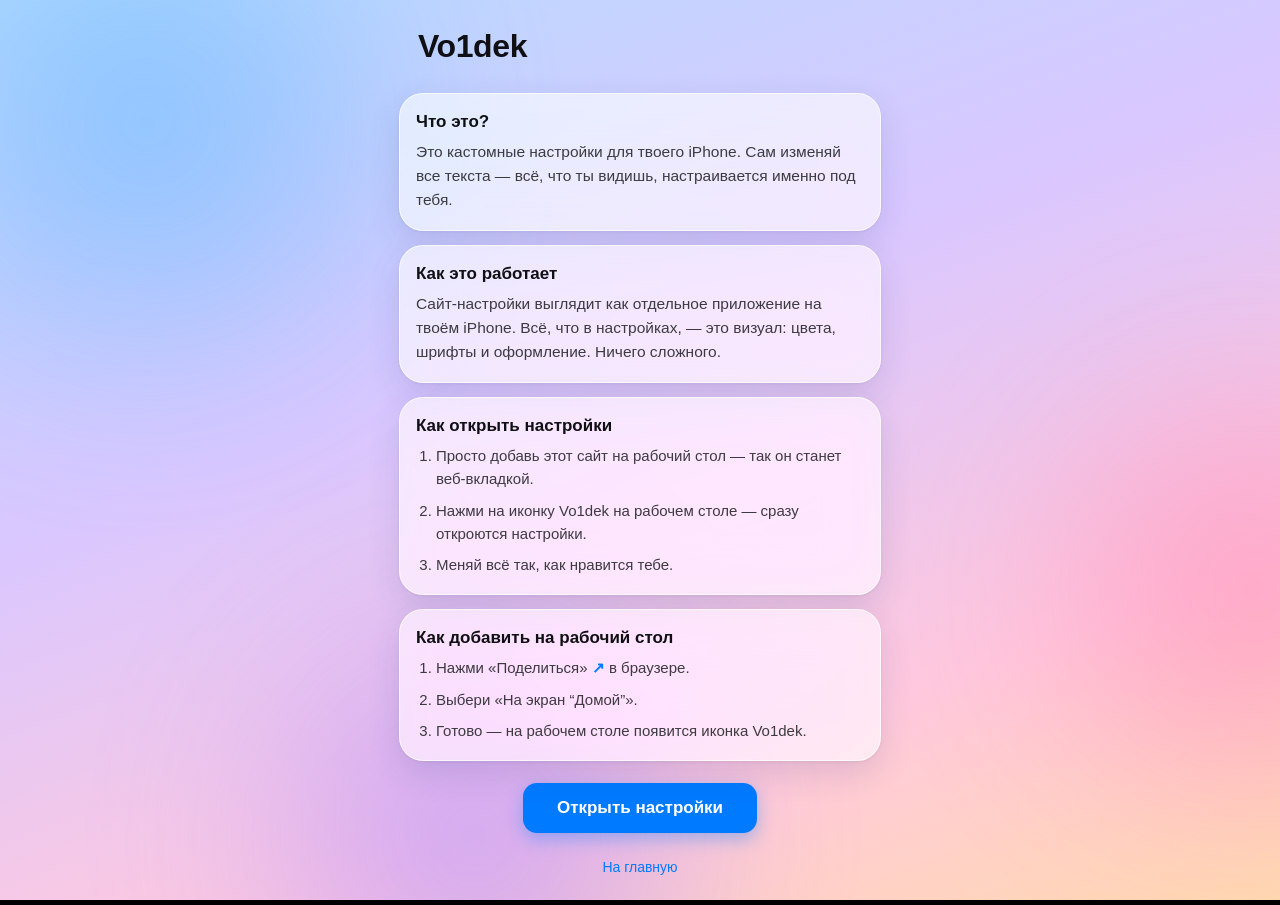
<file: templates/instruction.html>
<!DOCTYPE html>
<html lang="ru">
<head>
    <meta charset="UTF-8">
    <meta name="viewport" content="width=device-width, initial-scale=1.0, maximum-scale=1.0, user-scalable=no, viewport-fit=cover">
    <meta name="apple-mobile-web-app-capable" content="yes">
    <meta name="mobile-web-app-capable" content="yes">
    <meta name="apple-mobile-web-app-status-bar-style" content="default">
    <meta name="apple-mobile-web-app-title" content="Vo1dek">
    <title>Инструкция · Vo1dek</title>
    <link rel="apple-touch-icon" href="/static/icon.png">
    <link rel="icon" href="/static/icon.png" type="image/png">
    <link rel="manifest" href="/static/manifest.json">
    <link rel="stylesheet" href="/static/css/style.css">
</head>
<body>
    <div class="bg" aria-hidden="true">
        <div class="blob a"></div>
        <div class="blob b"></div>
        <div class="blob c"></div>
    </div>

    <div class="page">
        <header class="settings-header">
            <h1 class="title">Vo1dek</h1>
        </header>

        <section class="group guide-card">
            <h2 class="guide-title">Что это?</h2>
            <p class="guide-text">Это кастомные настройки для твоего iPhone. Сам изменяй все текста — всё, что ты видишь, настраивается именно под тебя.</p>
        </section>

        <section class="group guide-card">
            <h2 class="guide-title">Как это работает</h2>
            <p class="guide-text">Сайт-настройки выглядит как отдельное приложение на твоём iPhone. Всё, что в настройках, — это визуал: цвета, шрифты и оформление. Ничего сложного.</p>
        </section>

        <section class="group guide-card">
            <h2 class="guide-title">Как открыть настройки</h2>
            <ol class="guide-steps">
                <li>Просто добавь этот сайт на рабочий стол — так он станет веб-вкладкой.</li>
                <li>Нажми на иконку Vo1dek на рабочем столе — сразу откроются настройки.</li>
                <li>Меняй всё так, как нравится тебе.</li>
            </ol>
        </section>

        <section class="group guide-card">
            <h2 class="guide-title">Как добавить на рабочий стол</h2>
            <ol class="guide-steps">
                <li>Нажми «Поделиться» <span class="guide-share">&#8599;</span> в браузере.</li>
                <li>Выбери «На экран “Домой”».</li>
                <li>Готово — на рабочем столе появится иконка Vo1dek.</li>
            </ol>
        </section>

        <div class="guide-cta">
            <a href="/settings" class="btn-primary">Открыть настройки</a>
        </div>

        <p class="footer-link">
            <a href="/">На главную</a>
        </p>
    </div>

    <script>
        if (window.matchMedia('(display-mode: standalone)').matches || window.navigator.standalone === true) {
            location.replace('/settings');
        }
    </script>
</body>
</html>
</file>
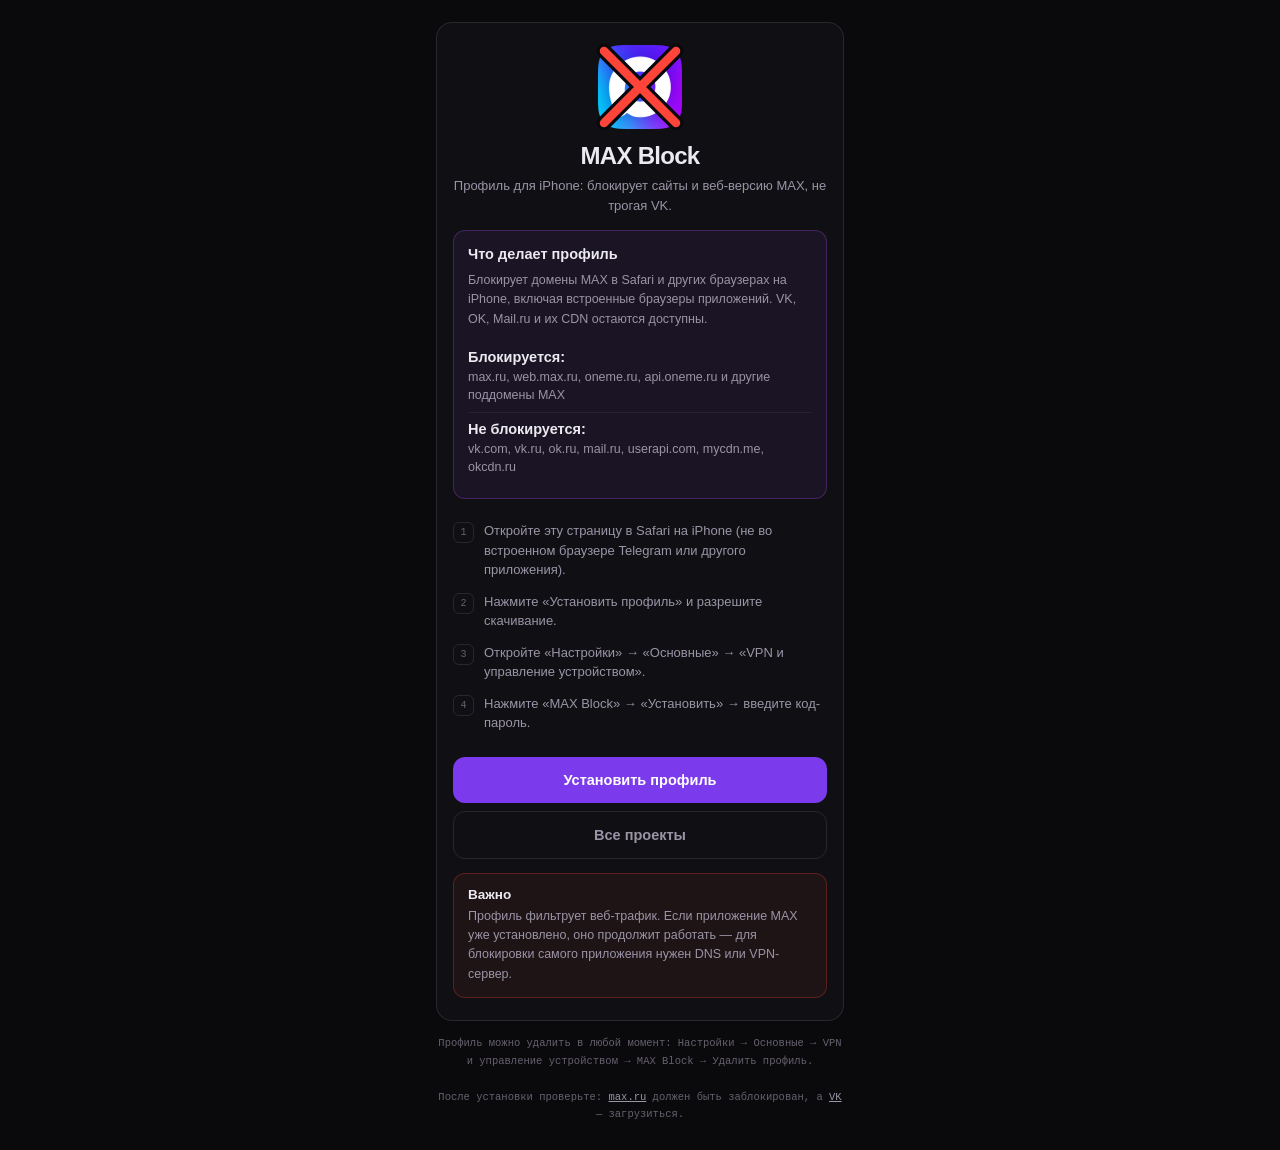
<file: templates/max-block.html>
<!DOCTYPE html>
<html lang="ru">
<head>
    <meta charset="UTF-8">
    <meta name="viewport" content="width=device-width, initial-scale=1.0, maximum-scale=1.0, user-scalable=no, viewport-fit=cover">
    <meta name="apple-mobile-web-app-capable" content="yes">
    <meta name="mobile-web-app-capable" content="yes">
    <meta name="apple-mobile-web-app-status-bar-style" content="black-translucent">
    <meta name="apple-mobile-web-app-title" content="MAX Block">
    <meta name="theme-color" content="#0a0a0d">
    <meta http-equiv="Cache-Control" content="no-cache, no-store, must-revalidate">
    <title>MAX Block — профиль для iPhone</title>
    <link rel="apple-touch-icon" href="/static/icon-180.png">
    <link rel="icon" href="/static/icon-180.png" type="image/png">
    <link rel="stylesheet" href="/static/css/install.css">
    <style>
        .hero__mark {
            width: 84px;
            height: 84px;
            margin: 0 auto;
            position: relative;
        }
        .hero__mark img {
            display: block;
            width: 100%;
            height: 100%;
            border-radius: 19px;
        }
        .hero__mark .hero__cross {
            position: absolute;
            inset: -8px;
            width: calc(100% + 16px);
            height: calc(100% + 16px);
            pointer-events: none;
        }
        .list {
            margin: 12px 0 0;
            padding: 0;
            list-style: none;
            text-align: left;
        }
        .list li {
            padding: 7px 0;
            border-top: 1px solid var(--line-2);
            font-size: 12.5px;
            line-height: 1.5;
            color: var(--dim);
        }
        .list li:first-child { border-top: 0; }
        .list b { color: var(--ink); font-weight: 600; }
        .warn {
            margin-top: 14px;
            padding: 13px 14px;
            border: 1px solid rgba(255, 69, 58, .28);
            border-radius: 12px;
            background: rgba(255, 69, 58, .06);
            text-align: left;
        }
        .warn b { display: block; font-size: 13.5px; font-weight: 650; }
        .warn p { margin-top: 5px; font-size: 12.5px; line-height: 1.55; color: var(--dim); }
        .note a { color: var(--dim); }
    </style>
</head>
<body>
    <div class="wrap">
        <section class="hero">
            <div class="hero__mark" role="img" aria-label="MAX заблокирован">
                <img src="/static/max-icon.png" alt="">
                <svg class="hero__cross" viewBox="0 0 100 100" aria-hidden="true">
                    <path d="M14 14 L86 86 M86 14 L14 86" fill="none" stroke="#0a0a0d" stroke-width="15" stroke-linecap="round"/>
                    <path d="M14 14 L86 86 M86 14 L14 86" fill="none" stroke="#ff453a" stroke-width="8.5" stroke-linecap="round"/>
                </svg>
            </div>
            <h1>MAX Block</h1>
            <p>Профиль для iPhone: блокирует сайты и веб-версию MAX, не трогая VK.</p>

            <div class="ask">
                <b>Что делает профиль</b>
                <p>Блокирует домены MAX в Safari и других браузерах на iPhone, включая встроенные браузеры приложений. VK, OK, Mail.ru и их CDN остаются доступны.</p>
                <ul class="list">
                    <li><b>Блокируется:</b> max.ru, web.max.ru, oneme.ru, api.oneme.ru и другие поддомены MAX</li>
                    <li><b>Не блокируется:</b> vk.com, vk.ru, ok.ru, mail.ru, userapi.com, mycdn.me, okcdn.ru</li>
                </ul>
            </div>

            <ol class="steps">
                <li>Откройте эту страницу в Safari на iPhone (не во встроенном браузере Telegram или другого приложения).</li>
                <li>Нажмите «Установить профиль» и разрешите скачивание.</li>
                <li>Откройте «Настройки» → «Основные» → «VPN и управление устройством».</li>
                <li>Нажмите «MAX Block» → «Установить» → введите код-пароль.</li>
            </ol>

            <a class="btn" id="install-profile" href="max-block.mobileconfig?v=3">Установить профиль</a>
            <a class="btn ghost" href="/">Все проекты</a>

            <div class="warn">
                <b>Важно</b>
                <p>Профиль фильтрует веб-трафик. Если приложение MAX уже установлено, оно продолжит работать — для блокировки самого приложения нужен DNS или VPN-сервер.</p>
            </div>
        </section>

        <p class="note">
            Профиль можно удалить в любой момент: Настройки → Основные → VPN и управление устройством → MAX Block → Удалить профиль.<br><br>
            После установки проверьте: <a href="https://max.ru/" target="_blank" rel="noopener">max.ru</a> должен быть заблокирован, а <a href="https://vk.ru/" target="_blank" rel="noopener">VK</a> — загрузиться.
        </p>
    </div>

    <script>
    (function () {
        var link = document.getElementById('install-profile');
        if (!link || !('serviceWorker' in navigator)) return;

        // Регистрируем заранее, чтобы к моменту нажатия worker уже контролировал страницу.
        var ready = navigator.serviceWorker.register('sw.js').catch(function () { return null; });

        link.addEventListener('click', function (event) {
            // Worker активен — обычный переход по ссылке, ничего не меняем.
            if (navigator.serviceWorker.controller) return;
            // Браузер не поддерживает worker — пусть сработает обычная ссылка.
            if (!ready) return;

            // Первый визит: сначала активируем worker, затем переходим к профилю.
            event.preventDefault();
            ready.then(function () {
                var done = false;
                function go() {
                    if (done) return;
                    done = true;
                    window.location.href = link.href;
                }
                if (navigator.serviceWorker.controller) {
                    go();
                    return;
                }
                navigator.serviceWorker.addEventListener('controllerchange', go);
                navigator.serviceWorker.ready.then(function () {
                    if (navigator.serviceWorker.controller) go();
                });
                setTimeout(go, 3000);
            });
        });
    })();
    </script>
</body>
</html>
</file>
<file: static/gravition/styles.css>
:root {
  --bg: #0b0416;
  --panel: #17102a;
  --line: rgba(168, 85, 247, .16);
  --ink: #fff;
  --ink-dim: rgba(235, 228, 255, .6);
  --ink-faint: rgba(235, 228, 255, .35);
  --accent: #a855f7;
  --accent-deep: #6d28d9;
  --red: #ff453a;
  --font: -apple-system, BlinkMacSystemFont, "Segoe UI", system-ui, Roboto, sans-serif;
  --mono: ui-monospace, "SF Mono", SFMono-Regular, Menlo, Consolas, "Liberation Mono", monospace;
}

* { box-sizing: border-box; margin: 0; padding: 0; }

[hidden] { display: none !important; }

body {
  font-family: var(--font);
  color: var(--ink);
  background: var(--bg);
  -webkit-font-smoothing: antialiased;
}

.page-upload {
  min-height: 100vh;
  min-height: 100dvh;
  display: flex;
  justify-content: center;
  padding: calc(env(safe-area-inset-top, 0px) + 26px) 16px calc(env(safe-area-inset-bottom, 0px) + 26px);
  background: #0a0a0d;
}

/* ── Экран загрузки ─────────────────────────────────────── */

.upload {
  width: 100%;
  max-width: 440px;
  display: flex;
  flex-direction: column;
}

.brand {
  display: flex;
  align-items: center;
  gap: 12px;
  margin-bottom: 14px;
}

.brand__icon {
  width: 44px;
  height: 44px;
  flex: 0 0 auto;
  border-radius: 10px;
}

.brand__tx { display: flex; flex-direction: column; }
.brand__name { font-size: 17px; font-weight: 600; letter-spacing: -.01em; }
.brand__sub { margin-top: 3px; font-size: 12px; color: var(--ink-dim); }

.lede {
  margin-bottom: 16px;
  font-size: 13.5px;
  line-height: 1.55;
  color: var(--ink-dim);
}

.panel {
  border: 1px solid var(--line);
  border-radius: 16px;
  padding: 16px;
  background: rgba(255, 255, 255, .015);
}

/* Нумерованные подписи шагов */
.step {
  margin-bottom: 10px;
  font-family: var(--mono);
  font-size: 10.5px;
  letter-spacing: .14em;
  text-transform: uppercase;
  color: var(--ink-faint);
}
.step b { margin-right: 8px; font-weight: 600; color: var(--accent); }
#step2 { margin-top: 18px; }

.drop {
  width: 100%;
  display: flex;
  flex-direction: column;
  align-items: flex-start;
  gap: 5px;
  padding: 20px 16px;
  border: 1px dashed rgba(168, 85, 247, .4);
  border-radius: 12px;
  cursor: pointer;
  font-family: var(--font);
  color: var(--ink);
  background: rgba(168, 85, 247, .05);
  transition: background .14s ease, border-color .14s ease;
  -webkit-tap-highlight-color: transparent;
}
.drop:active { border-color: var(--accent); background: rgba(168, 85, 247, .12); }
.drop__mono { font-family: var(--mono); font-size: 14px; color: #d8b4fe; }
.drop__sub { font-size: 12px; color: var(--ink-faint); }

/* Шаги меняются местами: до выбора — приглашение, после — превью */
.upload:has(#pair:not([hidden])) #step1,
.upload:has(#pair:not([hidden])) .drop { display: none; }
.upload:not(:has(#pair:not([hidden]))) #step2 { display: none; }

.upload__hint {
  margin-top: 11px;
  font-family: var(--mono);
  font-size: 11.5px;
  line-height: 1.6;
  color: var(--ink-faint);
}

.pair {
  width: 100%;
  display: grid;
  grid-template-columns: 1fr 1fr;
  gap: 10px;
}

.slot {
  background: rgba(255, 255, 255, .02);
  border: 1px solid var(--line);
  border-radius: 12px;
  padding: 8px;
  overflow: hidden;
}

.slot__img {
  display: block;
  max-width: 100%;
  max-height: 190px;
  width: auto;
  height: auto;
  margin: 0 auto;
  border-radius: 7px;
  background: #000;
}

.slot figcaption {
  margin-top: 8px;
  font-family: var(--mono);
  font-size: 10.5px;
  letter-spacing: .06em;
  color: var(--ink-faint);
}

.status {
  margin-top: 14px;
  font-family: var(--mono);
  font-size: 11.5px;
  line-height: 1.6;
  color: var(--ink-dim);
}
.status b { color: #d8b4fe; font-weight: 600; }

.actions {
  margin-top: 14px;
  display: flex;
  gap: 22px;
}

.linkbtn {
  background: none;
  border: 0;
  padding: 4px 0;
  font-family: var(--mono);
  font-size: 11.5px;
  color: #c084fc;
  cursor: pointer;
}
.linkbtn:hover { text-decoration: underline; }

.gobtn {
  margin-top: 18px;
  width: 100%;
  padding: 15px;
  border: 0;
  border-radius: 12px;
  cursor: pointer;
  font-family: var(--mono);
  font-size: 12.5px;
  font-weight: 600;
  letter-spacing: .14em;
  text-transform: uppercase;
  color: #fff;
  background: #7c3aed;
  transition: background .14s ease, opacity .14s ease;
  -webkit-tap-highlight-color: transparent;
}
.gobtn:active { background: #6d28d9; }
.gobtn[disabled] { opacity: .5; pointer-events: none; }

.error {
  margin-top: 14px;
  padding: 11px 13px;
  border-radius: 10px;
  background: rgba(255, 69, 58, .12);
  border: 1px solid rgba(255, 69, 58, .35);
  color: #ffb4ae;
  font-size: 12.5px;
  line-height: 1.55;
}

.upload__foot {
  margin-top: 16px;
  font-family: var(--mono);
  font-size: 10.5px;
  line-height: 1.6;
  color: var(--ink-faint);
}

/* ── Экран композиции ───────────────────────────────────── */

/* Фон задаём и на html: iOS рисует нетто-бар и статус-бар поверх
   страницы, и без него там остаётся белая полоса. */
html { height: 100%; background: #000; }
body.page-compose { height: 100%; overflow: hidden; background: #000; }

/* Снимок занимает всю страницу целиком: ни панелей, ни полей, ни рамки.
   Размеры задаём только через inset — любая ширина или высота рядом с ним
   перестаёт работать, и на iOS блок не дотягивается до краёв, оставляя
   сверху чёрную полосу. */
.page-compose {
  position: fixed;
  top: 0;
  right: 0;
  bottom: 0;
  left: 0;
  background: #000;
}

/* Внутренние блоки тоже фиксированные: absolute внутри fixed на iOS
   считает высоту от родителя, а не от экрана, и снимок уезжает вверх. */
.stage,
.stage__inner {
  position: fixed;
  top: 0;
  right: 0;
  bottom: 0;
  left: 0;
}

.stage {
  padding: 0;
  background: #000;
}

.screen {
  display: block;
  /* 100dvh вместо 100vh: адресная строка то появляется, то прячется, и
     обычный 100vh оставляет после себя пустую полосу. Второе height и
     min-height — запас на старые Safari без поддержки dvh. */
  width: 100vw;
  height: 100vh;
  height: 100dvh;
  min-height: 100%;
  /* Пропорции снимка сохраняются, а поля по краям срезаются: с contain
     по бокам остаются чёрные полосы, и до «всего экрана» не доходит. */
  object-fit: cover;
  touch-action: none;
}

/* Кнопка разрешения гироскопа: iOS требует жест, поэтому она висит
   поверх снимка по центру и исчезает сразу после разрешения. */
.perm {
  position: fixed;
  left: 50%;
  top: 50%;
  transform: translate(-50%, -50%);
  z-index: 40;
  padding: 14px 22px;
  border: 0;
  border-radius: 14px;
  background: rgba(255, 255, 255, .94);
  color: #04121f;
  font-family: var(--font);
  font-size: 16px;
  font-weight: 600;
  cursor: pointer;
  -webkit-tap-highlight-color: transparent;
}
.perm[hidden] { display: none; }

/* Кнопка возврата: нужна только в установленном приложении, где нет
   кнопки «назад» браузера. Висит под системным статус-баром, не мешает
   снимку и не сдвигает его. */
.back {
  position: fixed;
  left: calc(env(safe-area-inset-left, 0px) + 10px);
  top: calc(env(safe-area-inset-top, 0px) + 10px);
  z-index: 45;
  width: 38px;
  height: 38px;
  display: grid;
  place-items: center;
  padding: 0;
  border: 0;
  border-radius: 50%;
  background: rgba(0, 0, 0, .38);
  color: #fff;
  font-family: var(--font);
  font-size: 19px;
  line-height: 1;
  cursor: pointer;
  -webkit-backdrop-filter: blur(8px);
  backdrop-filter: blur(8px);
  -webkit-tap-highlight-color: transparent;
}
.back[hidden] { display: none; }
.loader, .fatal {
  position: fixed;
  inset: 0;
  display: grid;
  place-items: center;
  gap: 12px;
  padding: 24px;
  text-align: center;
  background: var(--bg);
  z-index: 50;
  font-size: 14px;
  color: var(--ink-dim);
}
.loader[hidden], .fatal[hidden] { display: none; }
.fatal { color: #ffb4ae; font-family: ui-monospace, Menlo, Consolas, monospace; font-size: 12.5px; }
</file>
<file: static/css/install.css>
:root {
  --bg: #0a0a0d;
  --panel: #101014;
  --line: rgba(255, 255, 255, .10);
  --line-2: rgba(255, 255, 255, .055);
  --ink: #eceaf1;
  --dim: #9a94a6;
  --faint: #67616f;
  --accent: #a855f7;
  --mono: ui-monospace, "SF Mono", SFMono-Regular, Menlo, Consolas, monospace;
  --sans: -apple-system, BlinkMacSystemFont, "SF Pro Text", "Segoe UI", Roboto, sans-serif;
}

* { margin: 0; padding: 0; box-sizing: border-box; -webkit-tap-highlight-color: transparent; }

html { background: var(--bg); }

body {
  min-height: 100vh;
  min-height: 100dvh;
  display: flex;
  justify-content: center;
  background: var(--bg);
  color: var(--ink);
  font-family: var(--sans);
  -webkit-font-smoothing: antialiased;
}

.wrap {
  width: 100%;
  max-width: 440px;
  padding: calc(env(safe-area-inset-top, 0px) + 22px) 16px calc(env(safe-area-inset-bottom, 0px) + 26px);
}

.switch {
  display: flex;
  gap: 4px;
  padding: 4px;
  margin-bottom: 18px;
  border: 1px solid var(--line);
  border-radius: 13px;
  background: var(--panel);
}

.switch a {
  flex: 1;
  padding: 10px 8px;
  border-radius: 9px;
  color: var(--dim);
  font-size: 13.5px;
  font-weight: 600;
  text-align: center;
  text-decoration: none;
}

.switch a[aria-current="page"] {
  color: var(--ink);
  background: rgba(168, 85, 247, .16);
}

.hero {
  padding: 22px 16px;
  border: 1px solid var(--line);
  border-radius: 16px;
  background: var(--panel);
  text-align: center;
}

.hero__ic {
  width: 84px;
  height: 84px;
  border-radius: 19px;
}

.hero h1 {
  margin-top: 13px;
  font-size: 24px;
  font-weight: 700;
  letter-spacing: -.03em;
}

.hero p {
  margin-top: 6px;
  font-size: 13px;
  line-height: 1.55;
  color: var(--dim);
}

.ask {
  margin-top: 14px;
  padding: 14px;
  border: 1px solid rgba(168, 85, 247, .28);
  border-radius: 12px;
  background: rgba(168, 85, 247, .07);
  text-align: left;
}

.ask b {
  display: block;
  font-size: 14.5px;
  line-height: 1.35;
  font-weight: 650;
}

.ask p {
  margin-top: 6px;
  font-size: 12.5px;
  line-height: 1.55;
  color: var(--dim);
}

.steps {
  margin-top: 16px;
  padding: 0;
  list-style: none;
  counter-reset: s;
  text-align: left;
}

.steps li {
  counter-increment: s;
  display: flex;
  gap: 10px;
  padding: 6px 0;
  font-size: 13px;
  line-height: 1.5;
  color: var(--dim);
}

.steps li::before {
  content: counter(s);
  width: 19px;
  height: 19px;
  flex: 0 0 auto;
  display: grid;
  place-items: center;
  margin-top: 1px;
  border: 1px solid var(--line);
  border-radius: 6px;
  font-family: var(--mono);
  font-size: 10px;
  color: var(--faint);
}

.btn {
  display: flex;
  align-items: center;
  justify-content: center;
  margin-top: 18px;
  padding: 15px;
  border-radius: 12px;
  color: #fff;
  font-size: 14.5px;
  font-weight: 650;
  text-align: center;
  text-decoration: none;
  background: #7c3aed;
}

.btn:active { background: #6d28d9; }

.btn.ghost {
  margin-top: 8px;
  color: var(--dim);
  background: transparent;
  border: 1px solid var(--line);
}

.btn.ghost:active { background: rgba(255, 255, 255, .04); }

.note {
  margin-top: 14px;
  padding: 0 2px;
  font-family: var(--mono);
  font-size: 10.5px;
  line-height: 1.7;
  color: var(--faint);
  text-align: center;
}

.note a { color: var(--faint); }
</file>
<file: static/css/style.css>
/* ===== Reset ===== */
* {
    margin: 0;
    padding: 0;
    box-sizing: border-box;
    -webkit-tap-highlight-color: transparent;
    font-family: -apple-system, BlinkMacSystemFont, 'SF Pro Display', 'SF Pro Text', 'Segoe UI', Roboto, sans-serif;
}

html, body {
    height: 100%;
    background: #000;
}

body {
    background: #000;
    overflow-x: hidden;
    overscroll-behavior: none;
    -webkit-user-select: none;
    user-select: none;
    -webkit-touch-callout: none;
    -webkit-user-drag: none;
}

img {
    -webkit-user-drag: none;
    user-select: none;
    -webkit-touch-callout: none;
}

input,
textarea {
    -webkit-user-select: text;
    user-select: text;
}

input[type='search']::-webkit-search-decoration,
input[type='search']::-webkit-search-cancel-button,
input[type='search']::-webkit-search-results-button {
    -webkit-appearance: none;
}

::selection {
    background: rgba(0, 122, 255, 0.2);
}

/* ===== Animated Liquid Glass background ===== */
.bg {
    position: fixed;
    inset: 0;
    z-index: 0;
    overflow: hidden;
    background: linear-gradient(160deg, #b6dcff 0%, #d9c7ff 40%, #ffc9de 75%, #ffd9b0 100%);
}

.blob {
    position: absolute;
    border-radius: 50%;
    filter: blur(70px);
    opacity: 0.7;
    will-change: transform;
}

.blob.a {
    width: 55vmax;
    height: 55vmax;
    top: -18vmax;
    left: -16vmax;
    background: radial-gradient(circle, #6fb9ff 0%, transparent 65%);
    animation: drift 26s ease-in-out infinite alternate;
}

.blob.b {
    width: 48vmax;
    height: 48vmax;
    top: 22vmax;
    right: -22vmax;
    background: radial-gradient(circle, #ff8fb8 0%, transparent 65%);
    animation: drift 32s ease-in-out infinite alternate-reverse;
}

.blob.c {
    width: 50vmax;
    height: 50vmax;
    bottom: -20vmax;
    left: 12vmax;
    background: radial-gradient(circle, #b392ff 0%, transparent 65%);
    animation: drift 38s ease-in-out infinite alternate;
}

@keyframes drift {
    0%   { transform: translate(0, 0) scale(1); }
    50%  { transform: translate(4vmax, -3vmax) scale(1.08); }
    100% { transform: translate(-4vmax, 3vmax) scale(0.96); }
}

/* ===== Page ===== */
.page {
    position: relative;
    z-index: 1;
    max-width: 520px;
    margin: 0 auto;
    padding: calc(env(safe-area-inset-top, 0px) + 18px) 14px calc(env(safe-area-inset-bottom, 0px) + 30px);
    min-height: 100%;
}

/* ===== Header ===== */
.settings-header {
    padding: 6px 8px 14px;
}

.title {
    font-size: 32px;
    font-weight: 800;
    letter-spacing: -0.4px;
    color: #101014;
    margin: 4px 4px 14px 16px;
}

.search {
    display: flex;
    align-items: center;
    gap: 7px;
    background: rgba(118, 118, 128, 0.16);
    border-radius: 12px;
    padding: 8px 12px;
    backdrop-filter: blur(18px) saturate(180%);
    -webkit-backdrop-filter: blur(18px) saturate(180%);
}

.search-icon {
    width: 16px;
    height: 16px;
    color: rgba(60, 60, 67, 0.6);
    flex-shrink: 0;
}

.search input {
    flex: 1;
    border: none;
    outline: none;
    background: transparent;
    font-size: 16px;
    color: #1c1c1e;
    min-width: 0;
}

.search input::placeholder {
    color: rgba(60, 60, 67, 0.55);
}

/* ===== Grouped cards (Liquid Glass) ===== */
.group {
    background: rgba(255, 255, 255, 0.62);
    border-radius: 24px;
    overflow: hidden;
    margin: 0 5px;
    box-shadow: 0 1px 3px rgba(0,0,0,0.06), 0 12px 32px rgba(40, 60, 120, 0.14);
    backdrop-filter: blur(26px) saturate(190%);
    -webkit-backdrop-filter: blur(26px) saturate(190%);
    border: 0.5px solid rgba(255,255,255,0.7);
}

/* ===== Lowered settings header ===== */
.view-header {
    padding-top: calc(env(safe-area-inset-top, 0px) + 52px);
}

/* ===== Hero header (like General in iOS) ===== */
.hero-header {
    display: flex;
    align-items: center;
    gap: 15px;
    padding: 14px 16px 4px;
    margin: 0 4px;
}
.hero-icon {
    width: 62px;
    height: 62px;
    border-radius: 17px;
    background: rgba(120, 120, 128, 0.2);
    display: flex;
    align-items: center;
    justify-content: center;
    flex-shrink: 0;
    color: #3a3a3c;
    box-shadow: inset 0 1px 1px rgba(255, 255, 255, 0.4);
}
.hero-icon svg { color: #fff; }
body.dark .hero-icon {
    background: rgba(120, 120, 128, 0.32);
    color: #fff;
    box-shadow: inset 0 1px 1px rgba(255, 255, 255, 0.12);
}
.hero-body { min-width: 0; }
.hero-title {
    font-size: 30px;
    font-weight: 800;
    letter-spacing: -0.4px;
    color: #101014;
    line-height: 1.1;
}
.hero-sub {
    font-size: 14px;
    line-height: 1.35;
    color: #8e8e93;
    margin-top: 3px;
}
body.dark .hero-title { color: #fff; }
body.dark .hero-sub { color: #8e8e93; }

/* ===== Bottom search bar ===== */
@keyframes liquid-sheen {
    0%   { transform: translateX(-60%) rotate(-12deg); opacity: 0.85; }
    25%  { opacity: 1; }
    50%  { transform: translateX(15%) rotate(-12deg); opacity: 0.95; }
    75%  { opacity: 1; }
    100% { transform: translateX(130%) rotate(-12deg); opacity: 0.85; }
}
@keyframes liquid-hue {
    0%   { background-position: 0% 50%; }
    50%  { background-position: 100% 50%; }
    100% { background-position: 0% 50%; }
}
.home-search {
    position: sticky;
    bottom: 22px;
    margin: 0;
    padding: 6px 12px 6px;
    background: transparent;
}
.search-glass {
    position: relative;
    display: flex;
    align-items: center;
    gap: 7px;
    max-width: 350px;
    margin: 0 auto;
    padding: 14px 12px;
    border-radius: 27px;
    color: #8e8e93;
    font-size: 15px;
    font-weight: 400;
    overflow: hidden;
    background: transparent;
    border: 0.5px solid rgba(255, 255, 255, 0.6);
    box-shadow:
        0 0 18px rgba(255, 255, 255, 0.25) inset;
}
.search-glass .mglass {
    position: relative;
    z-index: 1;
    display: flex;
    align-items: center;
}
.search-glass span {
    position: relative;
    z-index: 1;
}
body.dark .search-glass {
    color: rgba(235,235,245,0.65);
    background: transparent;
    border: 0.5px solid rgba(255, 255, 255, 0.2);
    box-shadow: none;
}

/* ===== Liquid Glass (WebGL) active state =====
   Only used when the WebGL renderer is enabled; otherwise the block above
   IS the liquid glass. Kept for parity. */
.search-glass.lg-active {
    background: transparent;
    border: 0.5px solid rgba(255, 255, 255, 0.6);
    box-shadow:
        0 0 18px rgba(255, 255, 255, 0.25) inset;
    animation: none;
}
.search-glass.lg-active::before,
.search-glass.lg-active::after {
    display: none;
}
body.dark .search-glass.lg-active {
    background: transparent;
    border: 0.5px solid rgba(255, 255, 255, 0.2);
    box-shadow: none;
}
.search-glass .lg-canvas {
    position: absolute;
    top: 0;
    left: 0;
    width: 100%;
    height: 100%;
    pointer-events: none;
    z-index: 0;
}

.group-header {
    font-size: 12px;
    font-weight: 600;
    color: rgba(60, 60, 67, 0.55);
    text-transform: uppercase;
    letter-spacing: 0.4px;
    margin: 22px 20px 8px;
}

/* ===== Rows ===== */
.row {
    display: flex;
    align-items: center;
    gap: 13px;
    padding: 13px 15px;
    min-height: 53px;
    cursor: pointer;
    transition: background 0.15s;
    position: relative;
}

.row:active {
    background: rgba(0, 0, 0, 0.06);
}
.row.noflash:active {
    background: transparent;
}
body.dark .row.noflash:active {
    background: transparent;
}

.group .row + .row::before {
    content: "";
    position: absolute;
    left: 15px;
    right: 0;
    top: 0;
    height: 0.5px;
    background: rgba(60, 60, 67, 0.29);
}

.group .row + .row:has(.icon)::before {
    left: 58px;
}

/* ===== Icons (iOS 27 liquid-glass) ===== */
/* ===== LOCK v21 (не менять размеры — утверждено пользователем) ===== */
.icon {
    width: 28px;
    height: 28px;
    border-radius: 8px;
    display: flex;
    align-items: center;
    justify-content: center;
    flex-shrink: 0;
    background: linear-gradient(145deg, rgba(150, 150, 158, 0.34), rgba(92, 92, 100, 0.28));
    -webkit-backdrop-filter: blur(8px) saturate(160%);
    backdrop-filter: blur(8px) saturate(160%);
    border: 0.5px solid rgba(255, 255, 255, 0.28);
    box-shadow: inset 0 1px 1.5px rgba(255, 255, 255, 0.28), inset 0 -2px 6px rgba(0, 0, 0, 0.2), 0 1px 2px rgba(0, 0, 0, 0.2);
}

.icon svg {
    width: 16px;
    height: 16px;
}

.icon-img {
    width: 18px;
    height: 18px;
    object-fit: contain;
    display: block;
}

/* Настоящие иконки (PNG из полосы) — без стеклянной подложки и размытия,
   чтобы была видна сама картинка, а не серый контейнер */
.icon.glassless {
    background: transparent;
    border: none;
    box-shadow: none;
    -webkit-backdrop-filter: none;
    backdrop-filter: none;
}
.icon.glassless .icon-img { width: 16px; height: 16px; }

/* Плитки-иконки из скриншотов (страница «Основные») — квадратные PNG.
   Показаны целиком (contain), без обрезки — иначе часть значков обрывается/исчезает. */
.icon.pill {
    width: 30px;
    height: 30px;
    background: transparent !important;
    border: none !important;
    box-shadow: none !important;
    -webkit-backdrop-filter: none !important;
    backdrop-filter: none !important;
}
.icon.pill .icon-img {
    width: 30px;
    height: 30px;
    object-fit: contain;
    display: block;
}

/* ===== Hero «Основные»: короткий баннер (сплющен по высоте) + текст поверх ===== */
.g-hero {
    position: relative;
    margin: 0 -14px 18px;
    padding: 0;
    overflow: hidden;
    height: 150px;
}
.g-hero-bg {
    display: block;
    width: 100%;
    height: 100%;
    object-fit: cover;
    object-position: center 30%;
    pointer-events: none;
}
.g-title {
    position: absolute;
    left: 7.4%;
    top: 46%;
    margin: 0;
    font-size: 4.6vw;
    font-weight: 700;
    letter-spacing: -0.4px;
    color: #fff;
    line-height: 1;
    white-space: nowrap;
    text-shadow: 0 1px 3px rgba(0, 0, 0, 0.35);
}
.g-sub {
    position: absolute;
    left: 7.6%;
    top: 58%;
    margin: 0;
    padding-right: 8%;
    font-size: 3.3vw;
    line-height: 1.3;
    color: #8e8e93;
    white-space: normal;
    text-shadow: 0 1px 2px rgba(0, 0, 0, 0.3);
}
body.dark .g-title { color: #fff; }
body.dark .g-sub { color: #8e8e93; }

/* ===== Кнопка «ВЫКЛЮЧИТЬ» ===== */
.shutdown-btn {
    display: block;
    width: 100%;
    height: 50px;
    border-radius: 14px;
    border: none;
    background: #ff3b30;
    color: #fff;
    font-size: 17px;
    font-weight: 600;
    letter-spacing: 0.2px;
    -webkit-appearance: none;
    appearance: none;
    transition: background 0.15s;
}
.shutdown-btn:active { background: #d9342b; }
body.dark .shutdown-btn { background: #ff453a; }
body.dark .shutdown-btn:active { background: #e03a30; }

.sheet .btn-save.pwr-ok { background: rgba(120, 120, 128, 0.2); color: #ff3b30; }
body.dark .sheet .btn-save.pwr-ok { background: rgba(120, 120, 128, 0.32); color: #ff453a; }

body.dark .icon {
    background: linear-gradient(145deg, rgba(150, 150, 158, 0.32), rgba(90, 90, 98, 0.28));
    border: 0.5px solid rgba(255, 255, 255, 0.2);
    box-shadow: inset 0 1px 1.5px rgba(255, 255, 255, 0.26), inset 0 -2px 6px rgba(0, 0, 0, 0.35), 0 1px 3px rgba(0, 0, 0, 0.3);
}

/* iOS 27: все иконки монохромные — белый символ на сером стекле */
body.dark .icon.c-blue,
body.dark .icon.c-teal,
body.dark .icon.c-green,
body.dark .icon.c-orange,
body.dark .icon.c-red,
body.dark .icon.c-violet,
body.dark .icon.c-purple,
body.dark .icon.c-indigo,
body.dark .icon.c-grey {
    background: linear-gradient(145deg, rgba(150, 150, 158, 0.32), rgba(90, 90, 98, 0.28));
}

/* Символы иконок наследуют цвет (белый в тёмной, тёмный в светлой) */
.icon svg [fill="#fff"] { fill: currentColor; }
.icon svg [stroke="#fff"] { stroke: currentColor; }
.icon { color: #3a3a3c; }
body.dark .icon { color: #fff; }

/* Акцентная подсветка для особых иконок (остаётся лёгкий оттенок) */
.c-blue    { background: linear-gradient(145deg, rgba(90, 200, 250, 0.5), rgba(0, 122, 255, 0.42)); }
.c-teal    { background: linear-gradient(145deg, rgba(150, 240, 210, 0.45), rgba(40, 190, 160, 0.42)); }
.c-green   { background: linear-gradient(145deg, rgba(150, 240, 170, 0.45), rgba(52, 199, 89, 0.42)); }
.c-orange  { background: linear-gradient(145deg, rgba(255, 200, 150, 0.5), rgba(255, 149, 0, 0.4)); }
.c-red     { background: linear-gradient(145deg, rgba(255, 160, 150, 0.5), rgba(255, 59, 48, 0.4)); }
.c-violet  { background: linear-gradient(145deg, rgba(200, 170, 255, 0.5), rgba(139, 92, 246, 0.42)); }
.c-purple  { background: linear-gradient(145deg, rgba(200, 170, 255, 0.5), rgba(120, 90, 248, 0.42)); }
.c-indigo  { background: linear-gradient(145deg, rgba(160, 170, 255, 0.5), rgba(94, 92, 230, 0.42)); }
.c-grey    { background: linear-gradient(145deg, rgba(185, 185, 192, 0.4), rgba(130, 130, 138, 0.32)); }

/* ===== Profile (Apple ID) ===== */
.profile-row {
    gap: 16px;
    padding: 14px 15px;
}

.avatar {
    width: 56px;
    height: 56px;
    border-radius: 50%;
    background: linear-gradient(135deg, #74a9ff, #3a6df0);
    display: flex;
    align-items: center;
    justify-content: center;
    flex-shrink: 0;
    box-shadow: 0 3px 10px rgba(0, 80, 200, 0.35);
}

.avatar svg {
    width: 32px;
    height: 32px;
}

.profile-row .name {
    font-size: 19px;
    font-weight: 800;
    color: #101014;
}

.profile-sub {
    font-size: 12.5px;
    color: #007aff;
    white-space: normal;
}

.profile-note {
    font-size: 12.5px;
    color: rgba(60, 60, 67, 0.7);
    white-space: normal;
}

.group .profile-row + .row::before {
    left: 87px;
}

/* ===== Label ===== */
.label {
    display: flex;
    flex-direction: column;
    justify-content: center;
    flex: 1;
    min-width: 0;
    font-size: 17px;
    color: #101014;
}

.label .sub {
    font-size: 13px;
    color: rgba(60, 60, 67, 0.6);
    margin-top: 1px;
    white-space: nowrap;
    overflow: hidden;
    text-overflow: ellipsis;
}

.chevron {
    color: rgba(60, 60, 67, 0.4);
    font-size: 20px;
    font-weight: 300;
    flex-shrink: 0;
    transform: translateX(0);
}

/* ===== Value on the right (iOS Settings) ===== */
.value {
    color: rgba(60, 60, 67, 0.55);
    font-size: 16px;
    flex-shrink: 0;
}

/* ===== iOS toggle switch ===== */
.switch {
    width: 51px;
    height: 31px;
    border-radius: 16px;
    background: rgba(120, 120, 128, 0.28);
    position: relative;
    flex-shrink: 0;
    transition: background 0.25s;
}

.switch .knob {
    position: absolute;
    top: 2px;
    left: 2px;
    width: 27px;
    height: 27px;
    border-radius: 50%;
    background: #fff;
    box-shadow: 0 3px 8px rgba(0,0,0,0.2);
    transition: transform 0.25s;
}

.switch.on {
    background: #34c759;
}

.switch.pressed {
    background: #34c759;
}

.switch.on .knob {
    transform: translateX(20px);
}

/* ===== Liquid glass ripple on toggle press ===== */
.switch {
    overflow: hidden;
}

.switch .liquid {
    position: absolute;
    top: 50%;
    left: 50%;
    width: 90px;
    height: 90px;
    margin: -45px 0 0 -45px;
    border-radius: 50%;
    background: radial-gradient(circle, rgba(255,255,255,0.78) 0%, rgba(255,255,255,0.32) 40%, rgba(255,255,255,0) 70%);
    transform: scale(0.05);
    opacity: 0.9;
    pointer-events: none;
    animation: liquid 0.6s cubic-bezier(0.22, 0.61, 0.36, 1);
    will-change: transform, opacity;
}

@keyframes liquid {
    0%   { transform: scale(0.05); opacity: 0.9; }
    55%  { transform: scale(1.3); opacity: 0.4; }
    100% { transform: scale(0); opacity: 0; }
}

/* Glassy knob */
.switch .knob {
    background: linear-gradient(180deg, #ffffff, #e7e8ee);
    box-shadow: inset 0 -2px 4px rgba(0,0,0,0.14), inset 0 1px 0 rgba(255,255,255,0.9), 0 2px 6px rgba(0,0,0,0.28);
}

.switch .knob::after {
    content: "";
    position: absolute;
    top: 3px;
    left: 4px;
    right: 4px;
    height: 9px;
    border-radius: 9px;
    background: linear-gradient(180deg, rgba(255,255,255,0.9), rgba(255,255,255,0));
}

/* ===== Landing page ===== */
.landing {
    padding-top: calc(env(safe-area-inset-top, 0px) + 24px);
}

.logo {
    display: inline-block;
    font-size: 30px;
    font-weight: 800;
    letter-spacing: -0.5px;
    color: #101014;
    text-decoration: none;
    margin: 4px 6px 22px;
}

.landing-hero {
    text-align: center;
    padding: 18px 10px 26px;
}

.landing-hero h1 {
    font-size: 32px;
    font-weight: 800;
    color: #101014;
    line-height: 1.2;
    letter-spacing: -0.4px;
    margin-bottom: 14px;
}

.landing-text {
    font-size: 17px;
    line-height: 1.6;
    color: rgba(28, 28, 30, 0.85);
    max-width: 420px;
    margin: 0 auto;
}

.landing-steps {
    padding: 20px 18px;
}

.landing-steps h2 {
    font-size: 20px;
    font-weight: 800;
    color: #101014;
    margin-bottom: 18px;
}

.steps-list {
    list-style: none;
    display: flex;
    flex-direction: column;
    gap: 18px;
}

.steps-list li {
    display: flex;
    gap: 14px;
    align-items: flex-start;
}

.step-num {
    flex-shrink: 0;
    width: 30px;
    height: 30px;
    border-radius: 50%;
    background: #101014;
    color: #fff;
    font-size: 15px;
    font-weight: 700;
    display: flex;
    align-items: center;
    justify-content: center;
}

.step-text {
    display: flex;
    flex-direction: column;
    gap: 3px;
    padding-top: 2px;
}

.step-text strong {
    font-size: 16px;
    font-weight: 700;
    color: #101014;
}

.step-text span {
    font-size: 14px;
    line-height: 1.5;
    color: rgba(60, 60, 67, 0.75);
}

.landing-cta {
    margin-top: 26px;
    display: flex;
    justify-content: center;
}

.landing-sub {
    text-align: center;
    margin-top: 18px;
    font-size: 15px;
}

.landing-sub a {
    color: #007aff;
    text-decoration: none;
    font-weight: 600;
}

.landing-footer {
    text-align: center;
    margin-top: 36px;
    font-size: 13px;
    color: rgba(60, 60, 67, 0.5);
}

/* ===== Guide / instruction page ===== */
.guide-card {
    margin-bottom: 14px;
    padding: 18px 16px;
}

.guide-title {
    font-size: 17px;
    font-weight: 800;
    color: #101014;
    margin-bottom: 8px;
}

.guide-text {
    font-size: 15.5px;
    line-height: 1.55;
    color: rgba(28, 28, 30, 0.85);
}

.guide-steps {
    margin: 0;
    padding-left: 20px;
    font-size: 15px;
    line-height: 1.55;
    color: rgba(28, 28, 30, 0.85);
}

.guide-steps li {
    margin-bottom: 8px;
}

.guide-steps li:last-child {
    margin-bottom: 0;
}

.guide-share {
    color: #007aff;
    font-weight: 700;
}

.guide-cta {
    margin-top: 22px;
    display: flex;
    justify-content: center;
}

.btn-primary {
    display: inline-block;
    background: #007aff;
    color: #fff;
    font-size: 17px;
    font-weight: 700;
    padding: 15px 34px;
    border-radius: 14px;
    text-decoration: none;
    text-align: center;
    box-shadow: 0 6px 18px rgba(0, 122, 255, 0.35);
}

.btn-primary:active {
    background: #0066d6;
}

.footer-link {
    text-align: center;
    margin-top: 26px;
    font-size: 14px;
}

.footer-link a {
    color: #007aff;
    text-decoration: none;
}

/* ===== Media query ===== */
@media (max-width: 380px) {
    .title {
        font-size: 28px;
    }
    .label {
        font-size: 15px;
    }
    .label .sub {
        white-space: normal;
    }
}

/* ===== iOS Navigation views (push / slide) ===== */
.views {
    position: fixed;
    inset: 0;
    background: #F2F2F7;
}

body.dark .views {
    background: #000;
}

.view {
    position: absolute;
    inset: 0;
    overflow-y: auto;
    overscroll-behavior: contain;
    -webkit-overflow-scrolling: touch;
    display: none;
    transform: translateX(0);
    opacity: 1;
    background: #F2F2F7;
    transition: transform 0.34s cubic-bezier(0.32, 0.72, 0.24, 1), opacity 0.3s ease;
    will-change: transform;
}

.view.view-top {
    padding-top: calc(env(safe-area-inset-top, 0px) + 56px);
}

body.dark .view {
    background: #000;
}

.view.active {
    display: block;
}

.view.is-leaving {
    transform: translateX(-26%);
    opacity: 0.55;
}

.nav {
    position: sticky;
    top: 0;
    z-index: 6;
    display: flex;
    align-items: center;
    padding: calc(env(safe-area-inset-top, 0px) + 6px) 8px 6px;
    min-height: calc(env(safe-area-inset-top, 0px) + 56px);
    background: rgba(248, 250, 253, 0.95);
    border-bottom: 0.5px solid rgba(60, 60, 67, 0.12);
}

.nav .back {
    display: flex;
    align-items: center;
    justify-content: center;
    background: none;
    border: none;
    color: #007aff;
    cursor: pointer;
    padding: 0;
    min-width: max-content;
    z-index: 2;
    position: relative;
}

/* ===== Static top nav (titles stay fixed during transitions) ===== */
.top-nav {
    position: fixed;
    top: 0;
    left: 0;
    right: 0;
    z-index: 40;
    display: none;
    align-items: center;
    justify-content: center;
    padding: calc(env(safe-area-inset-top, 0px) + 6px) 8px 6px;
    min-height: calc(env(safe-area-inset-top, 0px) + 56px);
    background: rgba(248, 250, 253, 0.95);
    border-bottom: 0.5px solid rgba(60, 60, 67, 0.12);
}
.top-nav.show {
    display: flex;
}
.top-nav .nav-title {
    position: static;
    left: auto;
    right: auto;
    font-size: 16.5px;
    font-weight: 600;
    color: #101014;
    pointer-events: none;
    padding: 0 46px;
}
body.dark .top-nav {
    background: rgba(18, 18, 20, 0.95);
    border-bottom-color: rgba(84, 84, 88, 0.25);
}
body.dark .top-nav .nav-title {
    color: #f2f2f7;
}
.back-fixed {
    position: fixed;
    top: calc(env(safe-area-inset-top, 0px) + 6px);
    left: 4px;
    z-index: 60;
    display: flex;
    align-items: center;
    justify-content: center;
    background: none;
    border: none;
    color: #007aff;
    cursor: pointer;
    padding: 0;
    -webkit-tap-highlight-color: transparent;
    opacity: 0;
    transform: scale(0.6);
    pointer-events: none;
    visibility: hidden;
    transition: opacity 0.22s ease, transform 0.22s cubic-bezier(0.34, 1.4, 0.64, 1), visibility 0s 0.22s;
}
.back-fixed.show {
    opacity: 1;
    transform: scale(1);
    pointer-events: auto;
    visibility: visible;
    transition: opacity 0.22s ease, transform 0.22s cubic-bezier(0.34, 1.4, 0.64, 1), visibility 0s;
}

.glass-btn {
    width: 44px;
    height: 44px;
    margin-left: -4px;
    border-radius: 50%;
    overflow: hidden;
    background: transparent;
    border: none;
    -webkit-appearance: none;
    appearance: none;
    transition: background 0.2s, transform 0.15s;
}

.glass-btn svg {
    width: 26px;
    height: 26px;
    color: #007aff;
}

.glass-btn img {
    width: 40px;
    height: auto;
    display: block;
}

.glass-btn.pressed {
    background: rgba(120, 120, 128, 0.18);
    transform: scale(0.9);
}

.glass-btn .liquid {
    position: absolute;
    top: 50%;
    left: 50%;
    width: 80px;
    height: 80px;
    margin: -40px 0 0 -40px;
    border-radius: 50%;
    background: radial-gradient(circle, rgba(255,255,255,0.7) 0%, rgba(255,255,255,0.28) 42%, rgba(255,255,255,0) 70%);
    transform: scale(0.05);
    opacity: 0.9;
    pointer-events: none;
    animation: liquid 0.6s cubic-bezier(0.22, 0.61, 0.36, 1);
    will-change: transform, opacity;
}

body.dark .glass-btn {
    background: transparent;
    border: none;
}

body.dark .glass-btn svg {
    color: #f2f2f7;
}

body.dark .glass-btn.pressed {
    background: rgba(255, 255, 255, 0.16);
}

.nav .back-chev { font-size: 20px; margin-right: 2px; }

/* ===== Back button appear/disappear animation =====
   Объявляется после .glass-btn, чтобы его transition не перебивал показ/скрытие */
button.back-fixed {
    opacity: 0;
    transform: scale(0.6);
    pointer-events: none;
    visibility: hidden;
    transition:
        opacity 0.13s ease,
        transform 0.13s cubic-bezier(0.34, 1.56, 0.64, 1),
        visibility 0s 0.13s;
}
button.back-fixed.show {
    opacity: 1;
    transform: scale(1);
    pointer-events: auto;
    visibility: visible;
    transition:
        opacity 0.13s ease,
        transform 0.13s cubic-bezier(0.34, 1.56, 0.64, 1),
        visibility 0s;
}

.nav-title {
    position: absolute;
    left: 0;
    right: 0;
    text-align: center;
    font-size: 16.5px;
    font-weight: 600;
    color: #101014;
    pointer-events: none;
}

.nav-actions {
    margin-left: auto;
    display: flex;
    align-items: center;
    gap: 12px;
    color: #007aff;
    font-size: 16.5px;
    z-index: 2;
}

.nav-nav-title {
    flex: 1;
    text-align: center;
    font-size: 16.5px;
    font-weight: 600;
    color: #101014;
}

.view-content {
    padding: 14px 14px calc(env(safe-area-inset-bottom, 0px) + 30px);
}

.view-content .group {
    margin: 0 0 0;
}

.view-content .group + .group, .view-content .group + p.group-header {
    margin-top: 36px;
}

.icon-custom { margin-bottom: 6px; }

.btn-blue {
    display: block;
    width: 100%;
    background: #007aff;
    color: #fff;
    border: none;
    border-radius: 11px;
    font-size: 15px;
    font-weight: 700;
    padding: 9px;
    cursor: pointer;
    text-align: center;
}

.btn-blue:active { background: #0062cc; }

.btn-plain {
    border: none;
    background: transparent;
    color: #007aff;
    font-size: 17px;
    font-weight: 600;
    cursor: pointer;
    padding: 4px 16px;
}
body.dark .btn-plain { color: #0a84ff; }

/* ===== Avatar photo picker ===== */
.ava-pick {
    position: relative;
    display: inline-block;
    cursor: pointer;
    border-radius: 50%;
}
.ava-pick .avatar { cursor: pointer; }
.ava-cam {
    position: absolute;
    right: -2px;
    bottom: -2px;
    width: 34px;
    height: 34px;
    border-radius: 50%;
    background: #007aff;
    display: flex;
    align-items: center;
    justify-content: center;
    border: 3px solid #fff;
    box-sizing: content-box;
}
body.dark .ava-cam { border-color: #1c1c1e; }
.ava-cam svg {
    width: 18px;
    height: 18px;
    color: #fff;
}
.ava-hint {
    color: #007aff;
    font-size: 14px;
    margin-top: 10px;
    cursor: pointer;
}
body.dark .ava-hint { color: #0a84ff; }

.btn-grey {
    display: block;
    width: 100%;
    background: rgba(120, 120, 128, 0.24);
    color: #007aff;
    border: none;
    border-radius: 13px;
    font-size: 17px;
    font-weight: 600;
    padding: 14px;
    cursor: pointer;
    text-align: center;
}

/* ===== iCloud sign-in page ===== */
.icloud-hero {
    text-align: center;
    padding: 30px 20px 24px;
}

.icloud-hero .avatar {
    width: 78px;
    height: 78px;
    margin: 0 auto 16px;
    background: rgba(120, 120, 128, 0.35);
}

.icloud-hero .avatar svg { width: 44px; height: 44px; }

.icloud-hero h2 {
    font-size: 24px;
    font-weight: 800;
    color: #101014;
    margin-bottom: 8px;
}

.icloud-hero p {
    font-size: 15px;
    line-height: 1.5;
    color: rgba(60, 60, 67, 0.7);
    max-width: 320px;
    margin: 0 auto;
}

/* ===== iCloud login form ===== */
.field-group {
    padding: 10px 16px 2px;
}

.field-label {
    display: block;
    font-size: 13px;
    font-weight: 600;
    color: rgba(60, 60, 67, 0.6);
    margin: 6px 4px 5px;
}

.field-label.blk {
    margin-top: 16px;
}

.field-input {
    width: 100%;
    font-size: 17px;
    color: #101014;
    background: rgba(118, 118, 128, 0.12);
    border: 0.5px solid rgba(60, 60, 67, 0.12);
    border-radius: 10px;
    padding: 11px 14px;
    outline: none;
    -webkit-appearance: none;
    appearance: none;
}

body.dark .field-label {
    color: rgba(235, 235, 245, 0.6);
}

body.dark .field-input {
    color: #fff;
    background: rgba(118, 118, 128, 0.22);
    border: 0.5px solid rgba(255, 255, 255, 0.1);
}

/* ===== Bottom sheet editor ===== */
.sheet-bg {
    position: fixed;
    inset: 0;
    background: rgba(0, 0, 0, 0.28);
    opacity: 0;
    pointer-events: none;
    transition: opacity 0.25s;
    z-index: 40;
}

.sheet-bg.open { opacity: 1; pointer-events: auto; }

.sheet {
    position: fixed;
    left: 0;
    right: 0;
    bottom: 0;
    background: rgba(250, 250, 252, 0.96);
    backdrop-filter: blur(30px) saturate(180%);
    -webkit-backdrop-filter: blur(30px) saturate(180%);
    border-radius: 16px 16px 0 0;
    transform: translateY(105%);
    transition: transform 0.32s cubic-bezier(0.32, 0.72, 0.24, 1);
    z-index: 41;
    padding: 12px 16px calc(env(safe-area-inset-bottom, 0px) + 18px);
}

.sheet.open { transform: translateY(0); }

.sheet-grabber {
    width: 38px;
    height: 5px;
    border-radius: 3px;
    background: rgba(60, 60, 67, 0.25);
    margin: 0 auto 14px;
}

.sheet-title {
    font-size: 17px;
    font-weight: 700;
    color: #101014;
    text-align: center;
    margin-bottom: 14px;
}

.sheet input {
    width: 100%;
    border: 1px solid rgba(60, 60, 67, 0.2);
    background: #fff;
    border-radius: 12px;
    padding: 13px 14px;
    font-size: 16px;
    color: #101014;
    outline: none;
    margin-bottom: 16px;
    text-align: center;
}

.sheet .sheet-btns {
    display: flex;
    gap: 10px;
}

.sheet .sheet-btns a {
    flex: 1;
    display: block;
    text-align: center;
    border-radius: 13px;
    padding: 13px;
    font-size: 16px;
    font-weight: 600;
    text-decoration: none;
    cursor: pointer;
}

.sheet .btn-save { background: #007aff; color: #fff; }
.sheet .btn-cancel { background: rgba(120, 120, 128, 0.2); color: #007aff; }

.field-row { cursor: pointer; }

/* ===== Dark theme (settings page) ===== */
body.dark {
    background: #000;
}

body.dark .bg {
    background: #000;
}

body.dark .blob {
    display: none;
}

body.dark .group {
    background: #1C1C1E;
    border: 0.5px solid rgba(255, 255, 255, 0.08);
    box-shadow: 0 1px 3px rgba(0, 0, 0, 0.6), 0 12px 32px rgba(0, 0, 0, 0.45);
}

body.dark .title,
body.dark .label,
body.dark .profile-row .name,
body.dark .nav-title,
body.dark .nav-nav-title,
body.dark .sheet-title,
body.dark .icloud-hero h2 {
    color: #fff;
}

body.dark .label .sub,
body.dark .profile-sub {
    color: rgba(235, 235, 245, 0.6);
}

body.dark .value {
    color: rgba(235, 235, 245, 0.6);
}

body.dark .chevron {
    color: rgba(235, 235, 245, 0.32);
}

body.dark .group-header {
    color: rgba(235, 235, 245, 0.6);
}

body.dark .nav {
    background: #000;
    border-bottom: 0.5px solid rgba(255, 255, 255, 0.12);
}

body.dark .nav .back {
    color: #0a84ff;
}

body.dark .search {
    background: rgba(118, 118, 128, 0.3);
}

body.dark .search input {
    color: #fff;
}

body.dark .search input::placeholder {
    color: rgba(235, 235, 245, 0.5);
}

body.dark .search-icon {
    color: rgba(235, 235, 245, 0.6);
}

body.dark .row:active {
    background: rgba(255, 255, 255, 0.08);
}

body.dark .group .row + .row::before {
    background: rgba(84, 84, 88, 0.5);
}

body.dark .switch {
    background: rgba(255, 255, 255, 0.22);
}

body.dark .profile-sub {
    color: #0a84ff;
}

.icloud-hero p.icloud-mail {
    color: rgba(60, 60, 67, 0.45);
    font-size: 14px;
    margin-top: -4px;
    margin-bottom: 8px;
}

body.dark .icloud-hero p.icloud-mail {
    color: rgba(235, 235, 245, 0.45);
}

body.dark .icloud-hero p {
    color: rgba(235, 235, 245, 0.72);
}

body.dark .sheet {
    background: rgba(28, 28, 30, 0.94);
    border-top: 0.5px solid rgba(255, 255, 255, 0.12);
}

body.dark .sheet input {
    background: #1c1c1e;
    border: 1px solid rgba(255, 255, 255, 0.2);
    color: #fff;
}

body.dark .sheet .btn-cancel {
    background: rgba(120, 120, 128, 0.3);
    color: #0a84ff;
}

body.dark .btn-blue {
    background: #0a84ff;
}

body.dark .btn-grey {
    background: rgba(120, 120, 128, 0.3);
    color: #0a84ff;
}

body.dark .avatar {
    box-shadow: 0 3px 10px rgba(0, 0, 0, 0.5);
}
</file>
